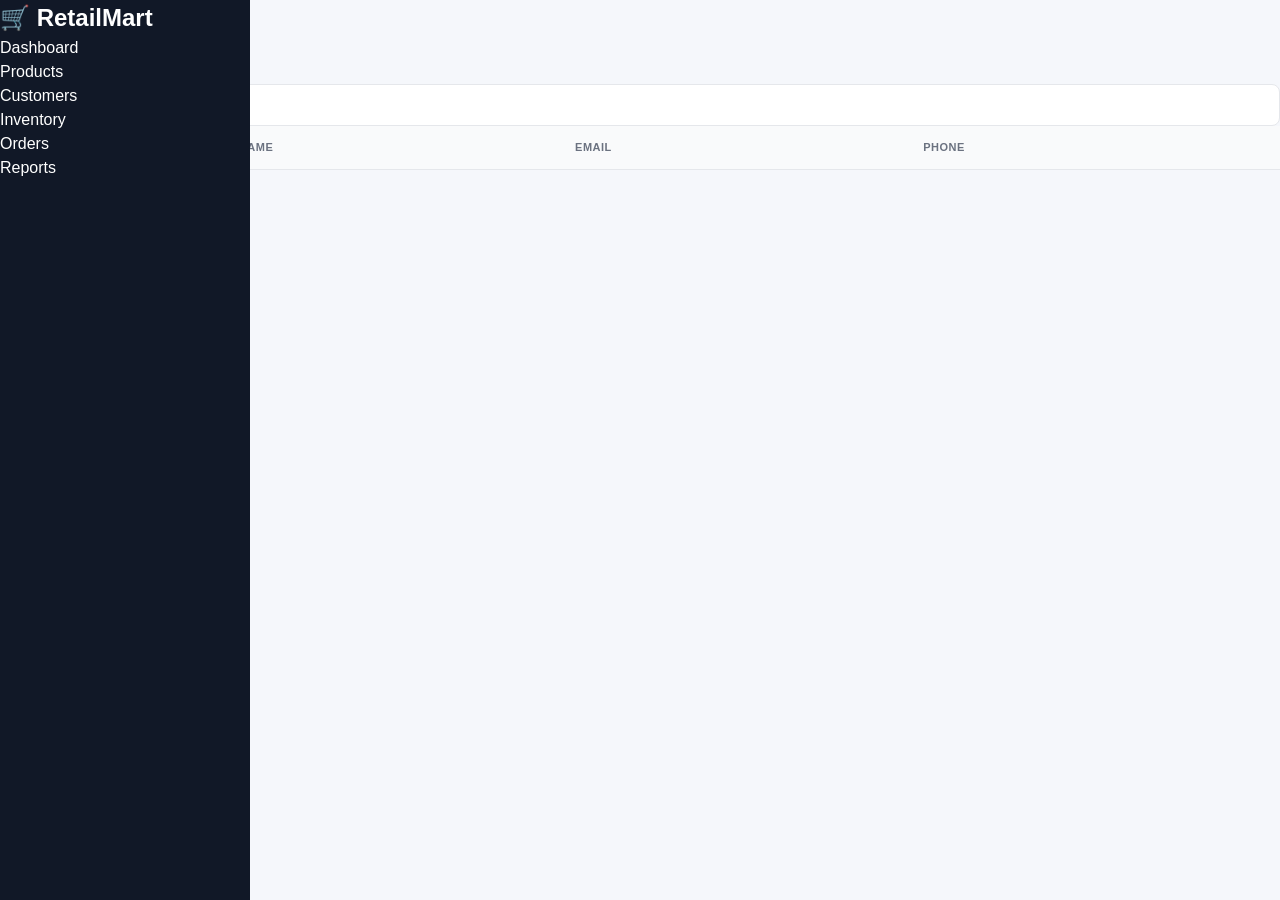
<file: frontend/customers.html>
<!DOCTYPE html>
<html lang="en">
<head>
    <meta charset="UTF-8">
    <meta name="viewport" content="width=device-width, initial-scale=1.0">
    <title>RetailMart - Customers</title>
    <link rel="stylesheet" href="css/style.css">
</head>

<body>

    <div class="layout">

        <aside class="sidebar">
            <h2>🛒 RetailMart</h2>

            <a href="index.html">Dashboard</a>
            <a href="products.html">Products</a>
            <a href="customers.html">Customers</a>
            <a href="inventory.html">Inventory</a>
            <a href="orders.html">Orders</a>
            <a href="reports.html">Reports</a>
        </aside>

        <main class="container">

            <h1>🛒 RetailMart</h1>
            <h2>Customers</h2>

            <input
                type="text"
                id="search"
                placeholder="🔍 Search customers..."
            >

            <table>
                <thead>
                    <tr>
                        <th>ID</th>
                        <th>Name</th>
                        <th>Email</th>
                        <th>Phone</th>
                    </tr>
                </thead>

                <tbody id="customerTable">
                </tbody>
            </table>

        </main>

    </div>

    <script src="js/customers.js"></script>

</body>
</html>
</file>
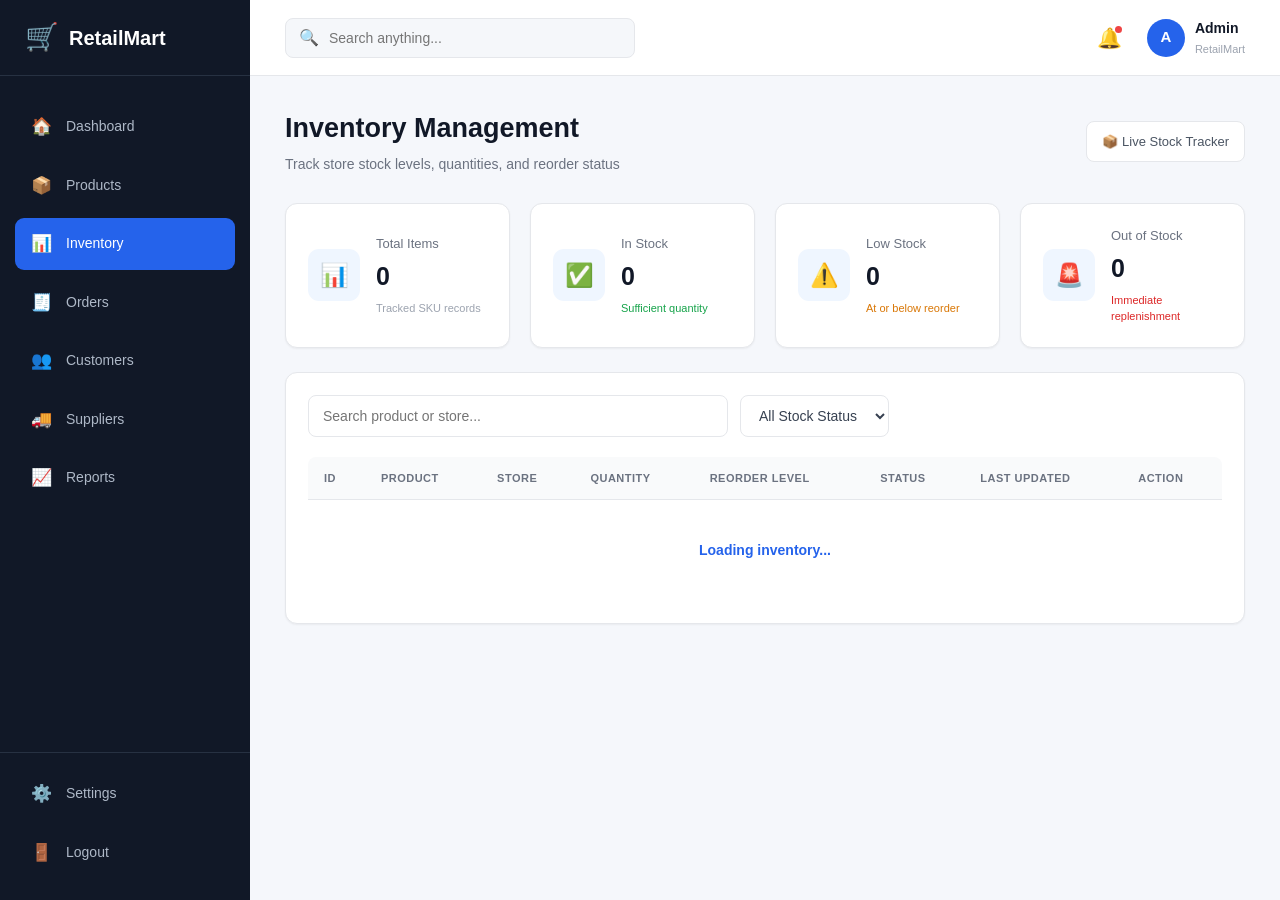
<file: frontend/inventory.html>
<!DOCTYPE html>
<html lang="en">
<head>
    <meta charset="UTF-8">
    <meta name="viewport" content="width=device-width, initial-scale=1.0">
    <title>RetailMart | Inventory</title>
    <link rel="stylesheet" href="css/style.css">
</head>
<body>

<div class="app">

    <!-- SIDEBAR -->
    <aside class="sidebar">

        <div class="logo">
            <span>🛒</span>
            <h2>RetailMart</h2>
        </div>

        <nav class="sidebar-nav">

            <a href="index.html" class="nav-item">
                <span>🏠</span>
                <span>Dashboard</span>
            </a>

            <a href="products.html" class="nav-item">
                <span>📦</span>
                <span>Products</span>
            </a>

            <a href="inventory.html" class="nav-item active">
                <span>📊</span>
                <span>Inventory</span>
            </a>

            <a href="orders.html" class="nav-item">
                <span>🧾</span>
                <span>Orders</span>
            </a>

            <a href="customers.html" class="nav-item">
                <span>👥</span>
                <span>Customers</span>
            </a>

            <a href="suppliers.html" class="nav-item">
                <span>🚚</span>
                <span>Suppliers</span>
            </a>

            <a href="reports.html" class="nav-item">
                <span>📈</span>
                <span>Reports</span>
            </a>

        </nav>

        <div class="sidebar-bottom">
            <a href="settings.html" class="nav-item">
                <span>⚙️</span>
                <span>Settings</span>
            </a>

            <a href="login.html" class="nav-item logout">
                <span>🚪</span>
                <span>Logout</span>
            </a>
        </div>

    </aside>


    <!-- MAIN -->
    <main class="main-content">

        <!-- TOP HEADER -->
        <header class="top-header">

            <div class="mobile-logo">
                🛒 RetailMart
            </div>

            <div class="header-search">
                <span>🔍</span>
                <input type="text" placeholder="Search anything...">
            </div>

            <div class="header-right">

                <button class="icon-btn" title="Notifications">
                    🔔
                    <span class="notification-dot"></span>
                </button>

                <div class="admin-profile">
                    <div class="admin-avatar">A</div>

                    <div>
                        <strong>Admin</strong>
                        <small>RetailMart</small>
                    </div>
                </div>

            </div>

        </header>


        <!-- INVENTORY CONTENT -->
        <section class="dashboard">

            <div class="page-heading">

                <div>
                    <h1>Inventory Management</h1>
                    <p>Track store stock levels, quantities, and reorder status</p>
                </div>

                <div class="date-box">
                    📦 Live Stock Tracker
                </div>

            </div>


            <!-- STAT CARDS -->
            <div class="stats-grid">

                <div class="stat-card">
                    <div class="stat-icon">📊</div>
                    <div class="stat-info">
                        <span class="stat-title">Total Items</span>
                        <h2 id="totalItems">0</h2>
                        <p>Tracked SKU records</p>
                    </div>
                </div>

                <div class="stat-card">
                    <div class="stat-icon">✅</div>
                    <div class="stat-info">
                        <span class="stat-title">In Stock</span>
                        <h2 id="inStock">0</h2>
                        <p class="positive">Sufficient quantity</p>
                    </div>
                </div>

                <div class="stat-card">
                    <div class="stat-icon">⚠️</div>
                    <div class="stat-info">
                        <span class="stat-title">Low Stock</span>
                        <h2 id="lowStock">0</h2>
                        <p style="color: #d97706;">At or below reorder</p>
                    </div>
                </div>

                <div class="stat-card">
                    <div class="stat-icon">🚨</div>
                    <div class="stat-info">
                        <span class="stat-title">Out of Stock</span>
                        <h2 id="outStock">0</h2>
                        <p style="color: #dc2626;">Immediate replenishment</p>
                    </div>
                </div>

            </div>


            <!-- TABLE CARD -->
            <div class="dashboard-card">

                <div class="toolbar">

                    <div class="filter-group">

                        <div class="search-container">
                            <input
                                type="text"
                                id="searchInput"
                                class="search-input"
                                placeholder="Search product or store..."
                            >
                        </div>

                        <select id="statusFilter">
                            <option value="ALL">All Stock Status</option>
                            <option value="IN STOCK">In Stock</option>
                            <option value="LOW STOCK">Low Stock</option>
                            <option value="OUT OF STOCK">Out of Stock</option>
                        </select>

                    </div>

                </div>

                <div id="message" class="message"></div>

                <div class="table-wrapper">

                    <table>

                        <thead>
                            <tr>
                                <th>ID</th>
                                <th>Product</th>
                                <th>Store</th>
                                <th>Quantity</th>
                                <th>Reorder Level</th>
                                <th>Status</th>
                                <th>Last Updated</th>
                                <th>Action</th>
                            </tr>
                        </thead>

                        <tbody id="inventoryTable">
                            <tr>
                                <td colspan="8" class="loading">Loading inventory...</td>
                            </tr>
                        </tbody>

                    </table>

                </div>

            </div>

        </section>

    </main>

</div>


<!-- UPDATE INVENTORY MODAL -->
<div id="inventoryModal" class="modal">

    <div class="modal-content">

        <div class="modal-header">
            <h2>Update Inventory</h2>
            <button class="close" onclick="closeModal()">&times;</button>
        </div>

        <form id="inventoryForm">

            <input type="hidden" id="inventoryId">

            <div class="form-group">
                <label for="productName">Product Name</label>
                <input type="text" id="productName" readonly>
            </div>

            <div class="form-group">
                <label for="storeName">Store Location</label>
                <input type="text" id="storeName" readonly>
            </div>

            <div class="form-row">

                <div class="form-group">
                    <label for="quantity">Current Quantity</label>
                    <input
                        type="number"
                        id="quantity"
                        min="0"
                        required
                    >
                </div>

                <div class="form-group">
                    <label for="reorderLevel">Reorder Level</label>
                    <input
                        type="number"
                        id="reorderLevel"
                        min="0"
                        required
                    >
                </div>

            </div>

            <div class="modal-actions">
                <button type="button" class="cancel-btn" onclick="closeModal()">Cancel</button>
                <button type="submit" class="save-btn">Update Inventory</button>
            </div>

        </form>

    </div>

</div>

<script src="js/inventory.js"></script>

</body>
</html>
</file>
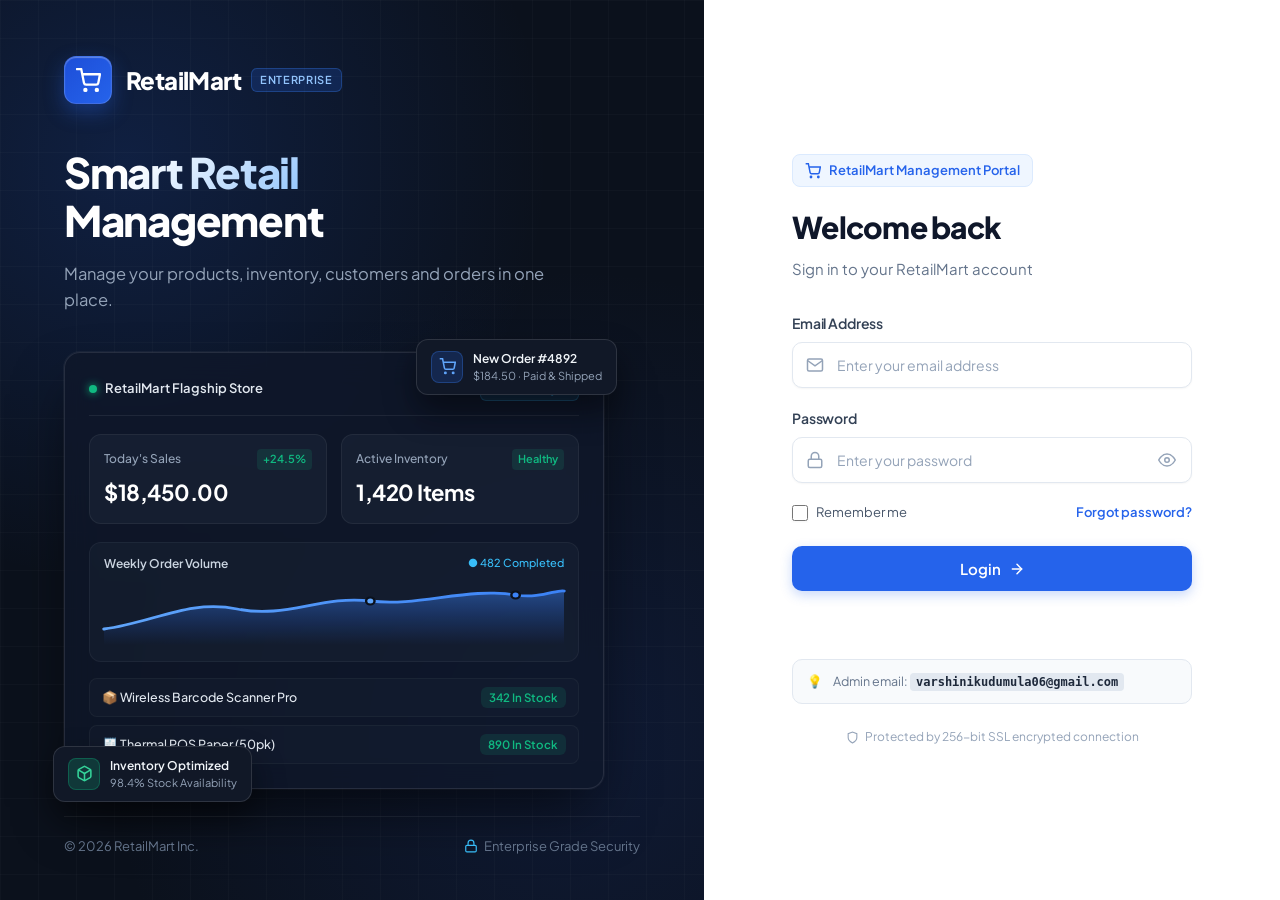
<file: frontend/login.html>
<!DOCTYPE html>
<html lang="en">

<head>
    <meta charset="UTF-8">
    <meta name="viewport" content="width=device-width, initial-scale=1.0">
    <title>RetailMart - Smart Retail Management | Admin Login</title>

    <!-- Google Fonts: Modern SaaS Typography -->
    <link rel="preconnect" href="https://fonts.googleapis.com">
    <link rel="preconnect" href="https://fonts.gstatic.com" crossorigin>
    <link href="https://fonts.googleapis.com/css2?family=Plus+Jakarta+Sans:wght@400;500;600;700;800&display=swap"
        rel="stylesheet">

    <link rel="stylesheet" href="css/style.css">

    <style>
        /* ================= RESET & DESIGN TOKENS ================= */
        *,
        *::before,
        *::after {
            box-sizing: border-box;
            margin: 0;
            padding: 0;
        }

        :root {
            --brand-navy: #0b111c;
            --brand-navy-card: rgba(17, 24, 39, 0.75);
            --brand-navy-border: rgba(255, 255, 255, 0.08);
            --brand-blue: #2563eb;
            --brand-blue-hover: #1d4ed8;
            --brand-blue-light: #eff6ff;
            --brand-blue-glow: rgba(37, 99, 235, 0.25);
            --text-dark: #0f172a;
            --text-muted: #64748b;
            --text-light: #94a3b8;
            --border-input: #e2e8f0;
            --border-input-focus: #2563eb;
            --bg-right: #ffffff;
            --radius-md: 10px;
            --radius-lg: 16px;
        }

        html,
        body {
            height: 100%;
            width: 100%;
            margin: 0;
            padding: 0;
            overflow-x: hidden;
            font-family: 'Plus Jakarta Sans', -apple-system, BlinkMacSystemFont, "Segoe UI", Roboto, sans-serif;
            background-color: var(--brand-navy);
            color: var(--text-dark);
            -webkit-font-smoothing: antialiased;
            -moz-osx-font-smoothing: grayscale;
        }

        /* Two-column Fullscreen Layout */
        .login-split-container {
            display: flex;
            width: 100vw;
            min-height: 100vh;
        }

        /* ================= LEFT COLUMN: BRANDING & PROMOTION (55%) ================= */
        .brand-panel {
            flex: 0 0 55%;
            width: 55%;
            background-color: var(--brand-navy);
            position: relative;
            display: flex;
            flex-direction: column;
            justify-content: space-between;
            padding: 56px 64px 44px 64px;
            color: #ffffff;
            overflow: hidden;
        }

        /* Ambient Glow & Technical Grid */
        .brand-panel::before {
            content: '';
            position: absolute;
            top: 0;
            left: 0;
            right: 0;
            bottom: 0;
            background:
                radial-gradient(circle at 18% 18%, rgba(37, 99, 235, 0.18) 0%, transparent 45%),
                radial-gradient(circle at 82% 82%, rgba(30, 58, 138, 0.22) 0%, transparent 50%);
            pointer-events: none;
            z-index: 1;
        }

        .brand-grid-pattern {
            position: absolute;
            top: 0;
            left: 0;
            right: 0;
            bottom: 0;
            background-image:
                linear-gradient(rgba(255, 255, 255, 0.03) 1px, transparent 1px),
                linear-gradient(90deg, rgba(255, 255, 255, 0.03) 1px, transparent 1px);
            background-size: 38px 38px;
            opacity: 0.7;
            pointer-events: none;
            z-index: 1;
        }

        .brand-header-group {
            position: relative;
            z-index: 2;
        }

        /* Logo Upper-Left */
        .brand-logo-badge {
            display: inline-flex;
            align-items: center;
            gap: 14px;
            text-decoration: none;
            margin-bottom: 44px;
        }

        .brand-logo-icon {
            width: 48px;
            height: 48px;
            background: linear-gradient(135deg, #1d4ed8 0%, #2563eb 100%);
            border-radius: 12px;
            display: flex;
            align-items: center;
            justify-content: center;
            color: #ffffff;
            box-shadow: 0 8px 20px rgba(37, 99, 235, 0.35), inset 0 1px 1px rgba(255, 255, 255, 0.3);
            border: 1px solid rgba(255, 255, 255, 0.15);
            flex-shrink: 0;
        }

        .brand-logo-icon svg {
            width: 25px;
            height: 25px;
        }

        .brand-name-group {
            display: flex;
            align-items: center;
            gap: 10px;
        }

        .brand-name {
            font-size: 24px;
            font-weight: 800;
            color: #ffffff;
            letter-spacing: -0.025em;
        }

        .brand-tag {
            font-size: 11px;
            font-weight: 600;
            letter-spacing: 0.06em;
            text-transform: uppercase;
            background: rgba(37, 99, 235, 0.2);
            color: #93c5fd;
            border: 1px solid rgba(59, 130, 246, 0.3);
            padding: 3px 8px;
            border-radius: 6px;
        }

        /* Hero Text */
        .brand-hero {
            max-width: 540px;
        }

        .brand-hero h1 {
            font-size: 42px;
            line-height: 1.15;
            font-weight: 800;
            color: #ffffff;
            letter-spacing: -0.03em;
            margin-bottom: 16px;
        }

        .brand-hero .heading-accent {
            background: linear-gradient(135deg, #ffffff 30%, #93c5fd 100%);
            -webkit-background-clip: text;
            -webkit-text-fill-color: transparent;
        }

        .brand-hero p {
            font-size: 16.5px;
            line-height: 1.6;
            color: #94a3b8;
            font-weight: 400;
            max-width: 480px;
        }

        /* Subtle Abstract Retail / E-commerce SaaS Visual */
        .brand-visual-wrapper {
            position: relative;
            z-index: 2;
            margin: 36px 0 24px 0;
            max-width: 540px;
        }

        .saas-card-preview {
            background: rgba(15, 23, 42, 0.75);
            backdrop-filter: blur(16px);
            -webkit-backdrop-filter: blur(16px);
            border: 1px solid rgba(255, 255, 255, 0.1);
            border-radius: var(--radius-lg);
            padding: 24px;
            box-shadow: 0 30px 60px -12px rgba(0, 0, 0, 0.6), 0 0 0 1px rgba(255, 255, 255, 0.05);
            position: relative;
        }

        /* Card Top Navigation */
        .preview-top-bar {
            display: flex;
            justify-content: space-between;
            align-items: center;
            border-bottom: 1px solid rgba(255, 255, 255, 0.07);
            padding-bottom: 14px;
            margin-bottom: 18px;
        }

        .store-indicator {
            display: flex;
            align-items: center;
            gap: 8px;
            font-size: 13px;
            font-weight: 600;
            color: #e2e8f0;
        }

        .status-dot {
            width: 8px;
            height: 8px;
            border-radius: 50%;
            background: #10b981;
            box-shadow: 0 0 8px #10b981;
        }

        .sync-badge {
            font-size: 11px;
            color: #38bdf8;
            background: rgba(56, 189, 248, 0.1);
            padding: 3px 8px;
            border-radius: 6px;
            border: 1px solid rgba(56, 189, 248, 0.2);
            font-weight: 500;
        }

        /* Metric Tiles */
        .metric-grid {
            display: grid;
            grid-template-columns: repeat(2, 1fr);
            gap: 14px;
            margin-bottom: 18px;
        }

        .metric-tile {
            background: rgba(30, 41, 59, 0.5);
            border: 1px solid rgba(255, 255, 255, 0.06);
            border-radius: 12px;
            padding: 14px;
        }

        .metric-tile-title {
            font-size: 12px;
            color: #94a3b8;
            font-weight: 500;
            margin-bottom: 6px;
            display: flex;
            justify-content: space-between;
            align-items: center;
        }

        .metric-tile-number {
            font-size: 22px;
            font-weight: 700;
            color: #ffffff;
            letter-spacing: -0.02em;
        }

        .metric-trend {
            font-size: 11px;
            font-weight: 600;
            color: #10b981;
            background: rgba(16, 185, 129, 0.12);
            padding: 2px 6px;
            border-radius: 4px;
        }

        /* Mini Sales Trend Curve (SVG) */
        .chart-box {
            background: rgba(30, 41, 59, 0.35);
            border: 1px solid rgba(255, 255, 255, 0.05);
            border-radius: 12px;
            padding: 12px 14px 10px;
            margin-bottom: 16px;
        }

        .chart-meta {
            display: flex;
            justify-content: space-between;
            align-items: center;
            margin-bottom: 8px;
        }

        .chart-label {
            font-size: 12px;
            font-weight: 600;
            color: #cbd5e1;
        }

        .chart-accent-label {
            font-size: 11px;
            color: #38bdf8;
            font-weight: 500;
        }

        .chart-svg {
            width: 100%;
            height: 64px;
            overflow: visible;
        }

        /* Inventory Preview Items */
        .inventory-list {
            display: flex;
            flex-direction: column;
            gap: 8px;
        }

        .inventory-row {
            display: flex;
            justify-content: space-between;
            align-items: center;
            padding: 8px 12px;
            background: rgba(30, 41, 59, 0.25);
            border-radius: 8px;
            border: 1px solid rgba(255, 255, 255, 0.04);
            font-size: 12.5px;
        }

        .inv-item-name {
            color: #e2e8f0;
            font-weight: 500;
            display: flex;
            align-items: center;
            gap: 8px;
        }

        .inv-item-qty {
            font-size: 11.5px;
            color: #10b981;
            font-weight: 600;
            background: rgba(16, 185, 129, 0.12);
            padding: 2px 8px;
            border-radius: 6px;
        }

        /* Floating Micro Badges */
        .floating-pill {
            position: absolute;
            background: #111827;
            border: 1px solid rgba(255, 255, 255, 0.12);
            border-radius: 12px;
            padding: 10px 14px;
            display: flex;
            align-items: center;
            gap: 10px;
            box-shadow: 0 16px 32px rgba(0, 0, 0, 0.45);
            z-index: 3;
            animation: floatGently 6s ease-in-out infinite alternate;
        }

        .pill-top-right {
            top: -14px;
            right: -14px;
        }

        .pill-bottom-left {
            bottom: -14px;
            left: -12px;
            animation-delay: -3s;
        }

        @keyframes floatGently {
            0% {
                transform: translateY(0px);
            }

            100% {
                transform: translateY(-8px);
            }
        }

        .pill-icon {
            width: 32px;
            height: 32px;
            border-radius: 8px;
            display: flex;
            align-items: center;
            justify-content: center;
            font-size: 15px;
        }

        .pill-blue {
            background: rgba(37, 99, 235, 0.2);
            color: #60a5fa;
            border: 1px solid rgba(59, 130, 246, 0.3);
        }

        .pill-emerald {
            background: rgba(16, 185, 129, 0.2);
            color: #34d399;
            border: 1px solid rgba(16, 185, 129, 0.3);
        }

        .pill-title {
            font-size: 12px;
            font-weight: 600;
            color: #f1f5f9;
        }

        .pill-sub {
            font-size: 11px;
            color: #94a3b8;
        }

        /* Brand Footer */
        .brand-footer {
            position: relative;
            z-index: 2;
            display: flex;
            align-items: center;
            justify-content: space-between;
            font-size: 13px;
            color: #64748b;
            padding-top: 20px;
            border-top: 1px solid rgba(255, 255, 255, 0.06);
        }

        .brand-footer-features {
            display: flex;
            gap: 20px;
        }

        .footer-feature-item {
            display: flex;
            align-items: center;
            gap: 6px;
        }

        .footer-feature-item svg {
            width: 14px;
            height: 14px;
            color: #38bdf8;
        }


        /* ================= RIGHT COLUMN: LOGIN FORM (45%) ================= */
        .form-panel {
            flex: 0 0 45%;
            width: 45%;
            background-color: var(--bg-right);
            display: flex;
            flex-direction: column;
            justify-content: center;
            align-items: center;
            padding: 48px 40px;
            position: relative;
        }

        .form-container-box {
            width: 100%;
            max-width: 400px;
        }

        /* Form Header */
        .form-header-group {
            margin-bottom: 32px;
        }

        /* Optional small brand icon above form */
        .form-brand-badge {
            display: inline-flex;
            align-items: center;
            gap: 8px;
            padding: 6px 12px;
            background: #eff6ff;
            border: 1px solid #dbeafe;
            border-radius: 8px;
            color: var(--brand-blue);
            font-size: 13px;
            font-weight: 600;
            margin-bottom: 18px;
        }

        .form-brand-badge svg {
            width: 16px;
            height: 16px;
        }

        .form-header-group h2 {
            font-size: 30px;
            font-weight: 800;
            color: var(--text-dark);
            letter-spacing: -0.025em;
            margin-bottom: 8px;
        }

        .form-header-group p {
            font-size: 15px;
            color: var(--text-muted);
            font-weight: 400;
            line-height: 1.5;
        }

        /* Login Form Styles */
        .login-form {
            display: flex;
            flex-direction: column;
        }

        .field-group {
            margin-bottom: 20px;
        }

        .field-group label {
            display: block;
            font-size: 14px;
            font-weight: 600;
            color: #334155;
            margin-bottom: 8px;
            letter-spacing: -0.01em;
        }

        .input-box {
            position: relative;
            display: flex;
            align-items: center;
        }

        .field-icon {
            position: absolute;
            left: 14px;
            width: 18px;
            height: 18px;
            color: #94a3b8;
            pointer-events: none;
            transition: color 0.2s ease;
        }

        .login-form input {
            width: 100%;
            padding: 13px 14px 13px 44px;
            font-size: 14px;
            font-family: inherit;
            color: var(--text-dark);
            background-color: #ffffff;
            border: 1px solid var(--border-input);
            border-radius: var(--radius-md);
            outline: none;
            transition: border-color 0.2s ease, box-shadow 0.2s ease, background-color 0.2s ease;
            box-shadow: 0 1px 2px rgba(0, 0, 0, 0.04);
        }

        .login-form input::placeholder {
            color: #94a3b8;
            font-weight: 400;
        }

        .login-form input:hover {
            border-color: #cbd5e1;
        }

        .login-form input:focus {
            border-color: var(--border-input-focus);
            box-shadow: 0 0 0 4px rgba(37, 99, 235, 0.12);
            background-color: #ffffff;
        }

        .input-box:focus-within .field-icon {
            color: var(--brand-blue);
        }

        /* Password Toggle */
        .pwd-toggle-btn {
            position: absolute;
            right: 12px;
            background: none;
            border: none;
            cursor: pointer;
            padding: 4px;
            display: flex;
            align-items: center;
            justify-content: center;
            color: #94a3b8;
            transition: color 0.2s ease;
        }

        .pwd-toggle-btn:hover {
            color: #475569;
        }

        .pwd-toggle-btn svg {
            width: 18px;
            height: 18px;
        }

        /* Auxiliary Form Options */
        .form-aux-row {
            display: flex;
            align-items: center;
            justify-content: space-between;
            margin-bottom: 24px;
            font-size: 13px;
        }

        .remember-checkbox-label {
            display: flex;
            align-items: center;
            gap: 8px;
            color: #475569;
            cursor: pointer;
            user-select: none;
        }

        .remember-checkbox-label input[type="checkbox"] {
            width: 16px;
            height: 16px;
            border-radius: 4px;
            border: 1.5px solid #cbd5e1;
            accent-color: var(--brand-blue);
            cursor: pointer;
        }

        .aux-link {
            color: var(--brand-blue);
            font-weight: 600;
            text-decoration: none;
            transition: color 0.2s;
        }

        .aux-link:hover {
            color: var(--brand-blue-hover);
            text-decoration: underline;
        }

        /* Blue Primary Login Button */
        .login-submit-btn {
            width: 100%;
            padding: 13px 20px;
            background-color: var(--brand-blue);
            color: #ffffff;
            font-size: 15px;
            font-weight: 600;
            font-family: inherit;
            border: none;
            border-radius: var(--radius-md);
            cursor: pointer;
            box-shadow: 0 4px 12px rgba(37, 99, 235, 0.25);
            transition: background-color 0.2s ease, transform 0.15s ease, box-shadow 0.2s ease;
            display: flex;
            align-items: center;
            justify-content: center;
            gap: 8px;
        }

        .login-submit-btn:hover {
            background-color: var(--brand-blue-hover);
            box-shadow: 0 6px 18px rgba(37, 99, 235, 0.35);
            transform: translateY(-1px);
        }

        .login-submit-btn:active {
            transform: translateY(0px);
            box-shadow: 0 2px 8px rgba(37, 99, 235, 0.2);
        }

        /* Target element for login.js */
        #loginMessage {
            margin-top: 18px;
            text-align: center;
            font-size: 14px;
            font-weight: 600;
            min-height: 22px;
            padding: 8px 12px;
            border-radius: 8px;
            transition: all 0.2s ease;
        }

        /* Enterprise credential helper */
        .credentials-hint-box {
            margin-top: 28px;
            padding: 12px 14px;
            background: #f8fafc;
            border: 1px solid #e2e8f0;
            border-radius: var(--radius-md);
            font-size: 12.5px;
            color: #64748b;
            display: flex;
            align-items: center;
            gap: 10px;
        }

        .credentials-hint-box code {
            background: #e2e8f0;
            color: #1e293b;
            padding: 2px 6px;
            border-radius: 4px;
            font-family: ui-monospace, SFMono-Regular, Menlo, Monaco, Consolas, monospace;
            font-size: 12px;
            font-weight: 600;
        }

        .security-guarantee {
            margin-top: 24px;
            text-align: center;
            font-size: 12px;
            color: #94a3b8;
            display: flex;
            align-items: center;
            justify-content: center;
            gap: 6px;
        }

        /* ================= RESPONSIVE BEHAVIOR ================= */
        @media (max-width: 1100px) {
            .brand-panel {
                padding: 44px 40px;
            }

            .brand-hero h1 {
                font-size: 36px;
            }

            .form-panel {
                padding: 40px 32px;
            }
        }

        @media (max-width: 920px) {
            .login-split-container {
                flex-direction: column;
            }

            .brand-panel {
                flex: none;
                width: 100%;
                padding: 44px 32px 36px 32px;
                min-height: auto;
            }

            .brand-logo-badge {
                margin-bottom: 28px;
            }

            .brand-visual-wrapper {
                display: none;
                /* Condense on tablet/mobile for instant form visibility */
            }

            .brand-footer {
                display: none;
            }

            .brand-hero h1 {
                font-size: 30px;
                margin-bottom: 12px;
            }

            .brand-hero p {
                font-size: 15px;
            }

            .form-panel {
                flex: none;
                width: 100%;
                min-height: auto;
                padding: 44px 24px 60px 24px;
            }
        }

        @media (max-width: 480px) {
            .brand-panel {
                padding: 32px 20px 28px 20px;
            }

            .brand-hero h1 {
                font-size: 26px;
            }

            .form-panel {
                padding: 32px 20px 48px 20px;
            }

            .form-header-group h2 {
                font-size: 24px;
            }

            .form-header-group {
                margin-bottom: 24px;
            }
        }
    </style>
</head>

<body>

    <div class="login-split-container">

        <!-- ================= LEFT COLUMN: PROMOTIONAL / BRANDING (55%) ================= -->
        <section class="brand-panel">
            <div class="brand-grid-pattern"></div>

            <div class="brand-header-group">
                <!-- Large Shopping-Cart Logo Upper-Left -->
                <div class="brand-logo-badge">
                    <div class="brand-logo-icon">
                        <svg viewBox="0 0 24 24" fill="none" stroke="currentColor" stroke-width="2.2"
                            stroke-linecap="round" stroke-linejoin="round">
                            <circle cx="9" cy="21" r="1"></circle>
                            <circle cx="20" cy="21" r="1"></circle>
                            <path d="M1 1h4l2.68 13.39a2 2 0 0 0 2 1.61h9.72a2 2 0 0 0 2-1.61L23 6H6"></path>
                        </svg>
                    </div>
                    <div class="brand-name-group">
                        <span class="brand-name">RetailMart</span>
                        <span class="brand-tag">Enterprise</span>
                    </div>
                </div>

                <!-- Hero Headings -->
                <div class="brand-hero">
                    <h1><span class="heading-accent">Smart Retail</span><br>Management</h1>
                    <p>Manage your products, inventory, customers and orders in one place.</p>
                </div>
            </div>

            <!-- Abstract Retail / E-Commerce Visual -->
            <div class="brand-visual-wrapper">
                <div class="saas-card-preview">

                    <!-- Floating Micro Badge 1 (Top-Right) -->
                    <div class="floating-pill pill-top-right">
                        <div class="pill-icon pill-blue">
                            <svg width="17" height="17" viewBox="0 0 24 24" fill="none" stroke="currentColor"
                                stroke-width="2.2">
                                <circle cx="9" cy="21" r="1"></circle>
                                <circle cx="20" cy="21" r="1"></circle>
                                <path d="M1 1h4l2.68 13.39a2 2 0 0 0 2 1.61h9.72a2 2 0 0 0 2-1.61L23 6H6"></path>
                            </svg>
                        </div>
                        <div>
                            <div class="pill-title">New Order #4892</div>
                            <div class="pill-sub">$184.50 · Paid & Shipped</div>
                        </div>
                    </div>

                    <!-- Floating Micro Badge 2 (Bottom-Left) -->
                    <div class="floating-pill pill-bottom-left">
                        <div class="pill-icon pill-emerald">
                            <svg width="17" height="17" viewBox="0 0 24 24" fill="none" stroke="currentColor"
                                stroke-width="2.2">
                                <path
                                    d="M21 16V8a2 2 0 0 0-1-1.73l-7-4a2 2 0 0 0-2 0l-7 4A2 2 0 0 0 3 8v8a2 2 0 0 0 1 1.73l7 4a2 2 0 0 0 2 0l7-4A2 2 0 0 0 21 16z">
                                </path>
                                <polyline points="3.27 6.96 12 12.01 20.73 6.96"></polyline>
                                <line x1="12" y1="22.08" x2="12" y2="12"></line>
                            </svg>
                        </div>
                        <div>
                            <div class="pill-title">Inventory Optimized</div>
                            <div class="pill-sub">98.4% Stock Availability</div>
                        </div>
                    </div>

                    <!-- Top Status Bar -->
                    <div class="preview-top-bar">
                        <div class="store-indicator">
                            <span class="status-dot"></span>
                            <span>RetailMart Flagship Store</span>
                        </div>
                        <span class="sync-badge">Real-time Sync</span>
                    </div>

                    <!-- Metric Tiles -->
                    <div class="metric-grid">
                        <div class="metric-tile">
                            <div class="metric-tile-title">
                                <span>Today's Sales</span>
                                <span class="metric-trend">+24.5%</span>
                            </div>
                            <div class="metric-tile-number">$18,450.00</div>
                        </div>
                        <div class="metric-tile">
                            <div class="metric-tile-title">
                                <span>Active Inventory</span>
                                <span class="metric-trend">Healthy</span>
                            </div>
                            <div class="metric-tile-number">1,420 Items</div>
                        </div>
                    </div>

                    <!-- Vector Sales Graph -->
                    <div class="chart-box">
                        <div class="chart-meta">
                            <span class="chart-label">Weekly Order Volume</span>
                            <span class="chart-accent-label">● 482 Completed</span>
                        </div>
                        <svg class="chart-svg" viewBox="0 0 380 64" preserveAspectRatio="none">
                            <defs>
                                <linearGradient id="retailGlow" x1="0" y1="0" x2="0" y2="1">
                                    <stop offset="0%" stop-color="#3b82f6" stop-opacity="0.45" />
                                    <stop offset="100%" stop-color="#2563eb" stop-opacity="0.0" />
                                </linearGradient>
                                <linearGradient id="retailLine" x1="0" y1="0" x2="1" y2="0">
                                    <stop offset="0%" stop-color="#60a5fa" />
                                    <stop offset="100%" stop-color="#3b82f6" />
                                </linearGradient>
                            </defs>
                            <path
                                d="M0,48 C40,42 70,18 110,28 C150,38 180,14 220,20 C260,26 300,6 340,14 C360,18 375,8 380,10 L380,64 L0,64 Z"
                                fill="url(#retailGlow)" />
                            <path
                                d="M0,48 C40,42 70,18 110,28 C150,38 180,14 220,20 C260,26 300,6 340,14 C360,18 375,8 380,10"
                                fill="none" stroke="url(#retailLine)" stroke-width="2.8" stroke-linecap="round" />
                            <circle cx="220" cy="20" r="3.5" fill="#60a5fa" stroke="#0b111c" stroke-width="2" />
                            <circle cx="340" cy="14" r="3.5" fill="#3b82f6" stroke="#0b111c" stroke-width="2" />
                        </svg>
                    </div>

                    <!-- Inventory Live List -->
                    <div class="inventory-list">
                        <div class="inventory-row">
                            <span class="inv-item-name">📦 Wireless Barcode Scanner Pro</span>
                            <span class="inv-item-qty">342 In Stock</span>
                        </div>
                        <div class="inventory-row">
                            <span class="inv-item-name">🧾 Thermal POS Paper (50pk)</span>
                            <span class="inv-item-qty">890 In Stock</span>
                        </div>
                    </div>

                </div>
            </div>

            <!-- Left Column Footer -->
            <div class="brand-footer">
                <span>&copy; 2026 RetailMart Inc.</span>
                <div class="brand-footer-features">
                    <div class="footer-feature-item">
                        <svg viewBox="0 0 24 24" fill="none" stroke="currentColor" stroke-width="2">
                            <rect x="3" y="11" width="18" height="11" rx="2" ry="2"></rect>
                            <path d="M7 11V7a5 5 0 0 1 10 0v4"></path>
                        </svg>
                        <span>Enterprise Grade Security</span>
                    </div>
                </div>
            </div>
        </section>


        <!-- ================= RIGHT COLUMN: LOGIN FORM (45%) ================= -->
        <main class="form-panel">
            <div class="form-container-box">

                <!-- Header -->
                <div class="form-header-group">
                    <div class="form-brand-badge">
                        <svg viewBox="0 0 24 24" fill="none" stroke="currentColor" stroke-width="2.2">
                            <circle cx="9" cy="21" r="1"></circle>
                            <circle cx="20" cy="21" r="1"></circle>
                            <path d="M1 1h4l2.68 13.39a2 2 0 0 0 2 1.61h9.72a2 2 0 0 0 2-1.61L23 6H6"></path>
                        </svg>
                        <span>RetailMart Management Portal</span>
                    </div>
                    <h2>Welcome back</h2>
                    <p>Sign in to your RetailMart account</p>
                </div>

                <!-- FORM: Preserving id="loginForm" and input IDs for login.js -->
                <form id="loginForm" class="login-form">

                    <!-- Email Field -->
                    <div class="field-group">
                        <label for="username">Email Address</label>
                        <div class="input-box">
                            <svg class="field-icon" viewBox="0 0 24 24" fill="none" stroke="currentColor"
                                stroke-width="2">
                                <path d="M4 4h16c1.1 0 2 .9 2 2v12c0 1.1-.9 2-2 2H4c-1.1 0-2-.9-2-2V6c0-1.1.9-2 2-2z">
                                </path>
                                <polyline points="22,6 12,13 2,6"></polyline>
                            </svg>
                            <input type="email" id="username" name="username" placeholder="Enter your email address"
                                autocomplete="username" required>
                        </div>
                    </div>

                    <!-- Password Field -->
                    <div class="field-group">
                        <label for="password">Password</label>
                        <div class="input-box">
                            <svg class="field-icon" viewBox="0 0 24 24" fill="none" stroke="currentColor"
                                stroke-width="2">
                                <rect x="3" y="11" width="18" height="11" rx="2" ry="2"></rect>
                                <path d="M7 11V7a5 5 0 0 1 10 0v4"></path>
                            </svg>
                            <input type="password" id="password" name="password" placeholder="Enter your password"
                                autocomplete="current-password" required>
                            <button type="button" class="pwd-toggle-btn" id="togglePasswordBtn"
                                aria-label="Toggle password visibility" tabindex="-1">
                                <svg id="eyeIcon" viewBox="0 0 24 24" fill="none" stroke="currentColor"
                                    stroke-width="2">
                                    <path d="M1 12s4-8 11-8 11 8 11 8-4 8-11 8-11-8-11-8z"></path>
                                    <circle cx="12" cy="12" r="3"></circle>
                                </svg>
                            </button>
                        </div>
                    </div>

                    <!-- Auxiliary row -->
                    <div class="form-aux-row">
                        <label class="remember-checkbox-label">
                            <input type="checkbox" id="rememberMe">
                            <span>Remember me</span>
                        </label>
                        <a href="javascript:void(0)" class="aux-link">Forgot password?</a>
                    </div>

                    <!-- Submit Button -->
                    <button type="submit" class="login-submit-btn" id="loginBtn">
                        <span>Login</span>
                        <svg width="16" height="16" viewBox="0 0 24 24" fill="none" stroke="currentColor"
                            stroke-width="2.2" stroke-linecap="round" stroke-linejoin="round">
                            <line x1="5" y1="12" x2="19" y2="12"></line>
                            <polyline points="12 5 19 12 12 19"></polyline>
                        </svg>
                    </button>

                </form>

                <!-- Feedback Message Container for login.js -->
                <div id="loginMessage" role="alert"></div>

                <!-- Credentials helper for convenience -->
                <div class="credentials-hint-box">
                    <span>💡</span>
                    <span>Admin email: <code>varshinikudumula06@gmail.com</code></span>
                </div>

                <!-- Security guarantee footer -->
                <div class="security-guarantee">
                    <svg width="13" height="13" viewBox="0 0 24 24" fill="none" stroke="currentColor" stroke-width="2">
                        <path d="M12 22s8-4 8-10V5l-8-3-8 3v7c0 6 8 10 8 10z"></path>
                    </svg>
                    <span>Protected by 256-bit SSL encrypted connection</span>
                </div>

            </div>
        </main>

    </div>

    <!-- Password visibility toggle script -->
    <script>
        const togglePwdBtn = document.getElementById("togglePasswordBtn");
        const pwdField = document.getElementById("password");
        const eyeIcon = document.getElementById("eyeIcon");

        if (togglePwdBtn && pwdField && eyeIcon) {
            togglePwdBtn.addEventListener("click", function () {
                const isPassword = pwdField.getAttribute("type") === "password";
                pwdField.setAttribute("type", isPassword ? "text" : "password");

                if (isPassword) {
                    eyeIcon.innerHTML = `
                        <path d="M17.94 17.94A10.07 10.07 0 0 1 12 20c-7 0-11-8-11-8a18.45 18.45 0 0 1 5.06-5.94M9.9 4.24A9.12 9.12 0 0 1 12 4c7 0 11 8 11 8a18.5 18.5 0 0 1-2.16 3.19m-6.72-1.07a3 3 0 1 1-4.24-4.24"></path>
                        <line x1="1" y1="1" x2="23" y2="23"></line>
                    `;
                } else {
                    eyeIcon.innerHTML = `
                        <path d="M1 12s4-8 11-8 11 8 11 8-4 8-11 8-11-8-11-8z"></path>
                        <circle cx="12" cy="12" r="3"></circle>
                    `;
                }
            });
        }
    </script>

    <!-- Existing login authentication logic -->
    <script src="js/login.js"></script>

</body>

</html>
</file>
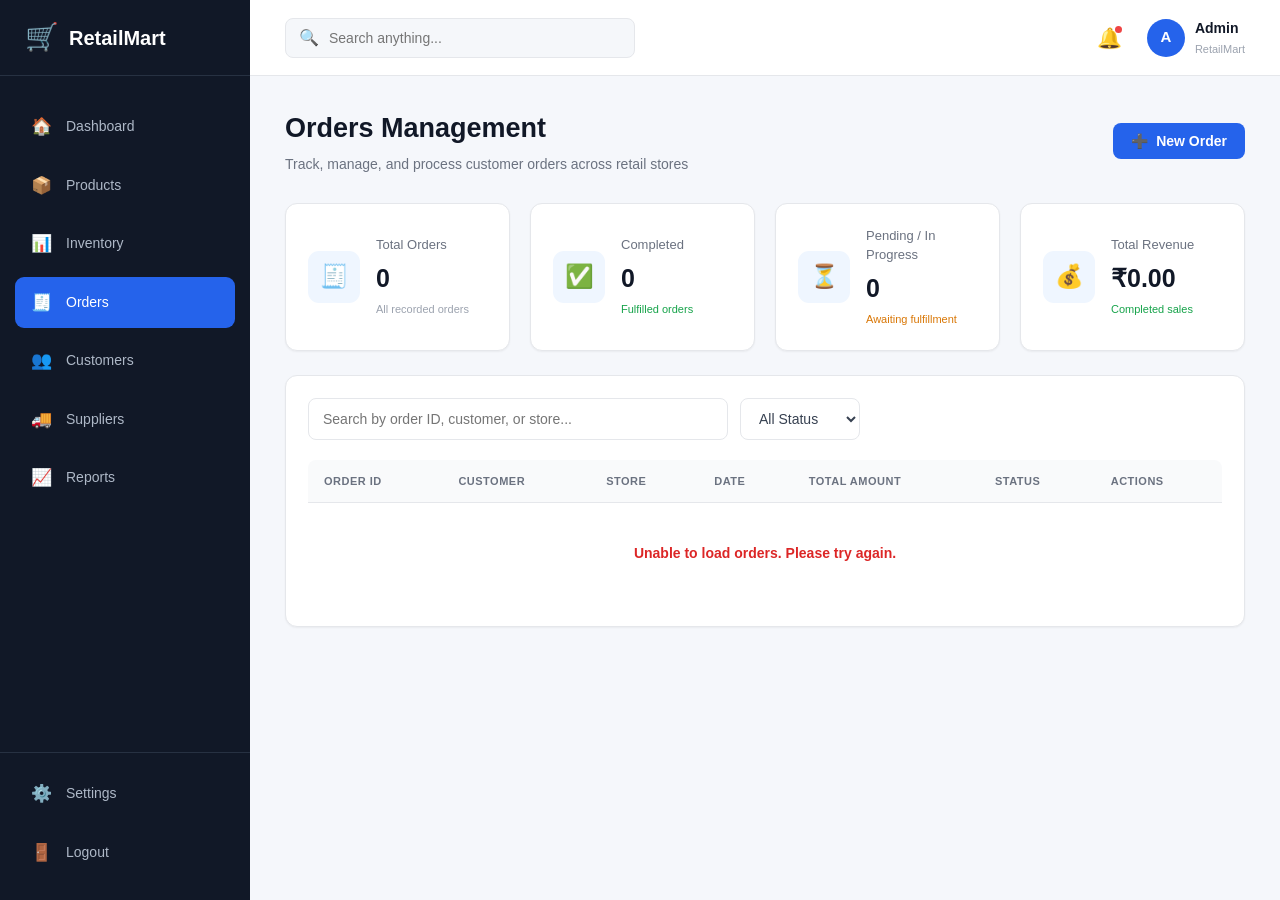
<file: frontend/orders.html>
<!DOCTYPE html>
<html lang="en">
<head>
    <meta charset="UTF-8">
    <meta name="viewport" content="width=device-width, initial-scale=1.0">
    <title>RetailMart | Orders</title>
    <link rel="stylesheet" href="css/style.css">
</head>
<body>

<div class="app">

    <!-- SIDEBAR -->
    <aside class="sidebar">

        <div class="logo">
            <span>🛒</span>
            <h2>RetailMart</h2>
        </div>

        <nav class="sidebar-nav">

            <a href="index.html" class="nav-item">
                <span>🏠</span>
                <span>Dashboard</span>
            </a>

            <a href="products.html" class="nav-item">
                <span>📦</span>
                <span>Products</span>
            </a>

            <a href="inventory.html" class="nav-item">
                <span>📊</span>
                <span>Inventory</span>
            </a>

            <a href="orders.html" class="nav-item active">
                <span>🧾</span>
                <span>Orders</span>
            </a>

            <a href="customers.html" class="nav-item">
                <span>👥</span>
                <span>Customers</span>
            </a>

            <a href="suppliers.html" class="nav-item">
                <span>🚚</span>
                <span>Suppliers</span>
            </a>

            <a href="reports.html" class="nav-item">
                <span>📈</span>
                <span>Reports</span>
            </a>

        </nav>

        <div class="sidebar-bottom">
            <a href="settings.html" class="nav-item">
                <span>⚙️</span>
                <span>Settings</span>
            </a>

            <a href="login.html" class="nav-item logout">
                <span>🚪</span>
                <span>Logout</span>
            </a>
        </div>

    </aside>


    <!-- MAIN -->
    <main class="main-content">

        <!-- TOP HEADER -->
        <header class="top-header">

            <div class="mobile-logo">
                🛒 RetailMart
            </div>

            <div class="header-search">
                <span>🔍</span>
                <input type="text" placeholder="Search anything...">
            </div>

            <div class="header-right">

                <button class="icon-btn" title="Notifications">
                    🔔
                    <span class="notification-dot"></span>
                </button>

                <div class="admin-profile">
                    <div class="admin-avatar">A</div>

                    <div>
                        <strong>Admin</strong>
                        <small>RetailMart</small>
                    </div>
                </div>

            </div>

        </header>


        <!-- ORDERS CONTENT -->
        <section class="dashboard">

            <div class="page-heading">

                <div>
                    <h1>Orders Management</h1>
                    <p>Track, manage, and process customer orders across retail stores</p>
                </div>

                <div class="header-actions">
                    <button class="primary-btn" onclick="openAddOrderModal()">
                        <span>➕</span> New Order
                    </button>
                </div>

            </div>


            <!-- STAT CARDS -->
            <div class="stats-grid">

                <div class="stat-card">
                    <div class="stat-icon">🧾</div>
                    <div class="stat-info">
                        <span class="stat-title">Total Orders</span>
                        <h2 id="totalOrders">0</h2>
                        <p>All recorded orders</p>
                    </div>
                </div>

                <div class="stat-card">
                    <div class="stat-icon">✅</div>
                    <div class="stat-info">
                        <span class="stat-title">Completed</span>
                        <h2 id="completedOrders">0</h2>
                        <p class="positive">Fulfilled orders</p>
                    </div>
                </div>

                <div class="stat-card">
                    <div class="stat-icon">⏳</div>
                    <div class="stat-info">
                        <span class="stat-title">Pending / In Progress</span>
                        <h2 id="pendingOrders">0</h2>
                        <p style="color: #d97706;">Awaiting fulfillment</p>
                    </div>
                </div>

                <div class="stat-card">
                    <div class="stat-icon">💰</div>
                    <div class="stat-info">
                        <span class="stat-title">Total Revenue</span>
                        <h2 id="totalSales">₹0.00</h2>
                        <p class="positive">Completed sales</p>
                    </div>
                </div>

            </div>


            <!-- TABLE CARD -->
            <div class="dashboard-card">

                <div class="toolbar">

                    <div class="filter-group">

                        <div class="search-container">
                            <input
                                type="text"
                                id="searchInput"
                                class="search-input"
                                placeholder="Search by order ID, customer, or store..."
                            >
                        </div>

                        <select id="statusFilter">
                            <option value="ALL">All Status</option>
                            <option value="Completed">Completed</option>
                            <option value="Pending">Pending</option>
                            <option value="Processing">Processing</option>
                            <option value="Cancelled">Cancelled</option>
                        </select>

                    </div>

                </div>

                <div id="message" class="message"></div>

                <div class="table-wrapper">

                    <table>

                        <thead>
                            <tr>
                                <th>Order ID</th>
                                <th>Customer</th>
                                <th>Store</th>
                                <th>Date</th>
                                <th>Total Amount</th>
                                <th>Status</th>
                                <th>Actions</th>
                            </tr>
                        </thead>

                        <tbody id="ordersTable">
                            <tr>
                                <td colspan="7" class="loading">Loading orders...</td>
                            </tr>
                        </tbody>

                    </table>

                </div>

            </div>

        </section>

    </main>

</div>


<!-- CREATE ORDER MODAL -->
<div id="orderModal" class="modal">

    <div class="modal-content" style="max-width: 650px;">

        <div class="modal-header">
            <h2>Create New Order</h2>
            <button class="close" onclick="closeOrderModal()">&times;</button>
        </div>

        <form id="orderForm">

            <div class="form-row">

                <div class="form-group">
                    <label for="customerId">Customer *</label>
                    <select id="customerId" required>
                        <option value="">Select Customer</option>
                    </select>
                </div>

                <div class="form-group">
                    <label for="storeId">Store Location *</label>
                    <select id="storeId" required>
                        <option value="">Select Store</option>
                    </select>
                </div>

            </div>

            <div class="form-group">
                <label for="orderStatus">Initial Status</label>
                <select id="orderStatus">
                    <option value="Completed">Completed</option>
                    <option value="Pending">Pending</option>
                    <option value="Processing">Processing</option>
                </select>
            </div>

            <div style="margin: 20px 0 10px; display: flex; justify-content: space-between; align-items: center;">
                <h3 style="font-size: 15px; font-weight: 700; color: #111827;">Order Items</h3>
                <button type="button" class="secondary-btn" style="padding: 6px 12px; font-size: 13px;" onclick="addProductRow()">
                    + Add Product
                </button>
            </div>

            <div id="orderItems"></div>

            <div style="margin-top: 15px; padding: 12px; background: #f9fafb; border-radius: 8px; text-align: right;">
                <span style="font-size: 14px; color: #6b7280; margin-right: 8px;">Calculated Total:</span>
                <strong id="orderTotal" style="font-size: 18px; color: #2563eb;">₹0.00</strong>
            </div>

            <div class="modal-actions">
                <button type="button" class="cancel-btn" onclick="closeOrderModal()">Cancel</button>
                <button type="submit" class="save-btn">Place Order</button>
            </div>

        </form>

    </div>

</div>


<!-- VIEW ORDER MODAL -->
<div id="detailsModal" class="modal">

    <div class="modal-content" style="max-width: 650px;">

        <div class="modal-header">
            <h2>Order Details</h2>
            <button class="close" onclick="closeDetailsModal()">&times;</button>
        </div>

        <div id="orderDetails">
            <p class="loading">Loading order details...</p>
        </div>

        <div class="modal-actions">
            <button type="button" class="secondary-btn" onclick="closeDetailsModal()">Close</button>
        </div>

    </div>

</div>

<script src="js/orders.js"></script>

</body>
</html>
</file>
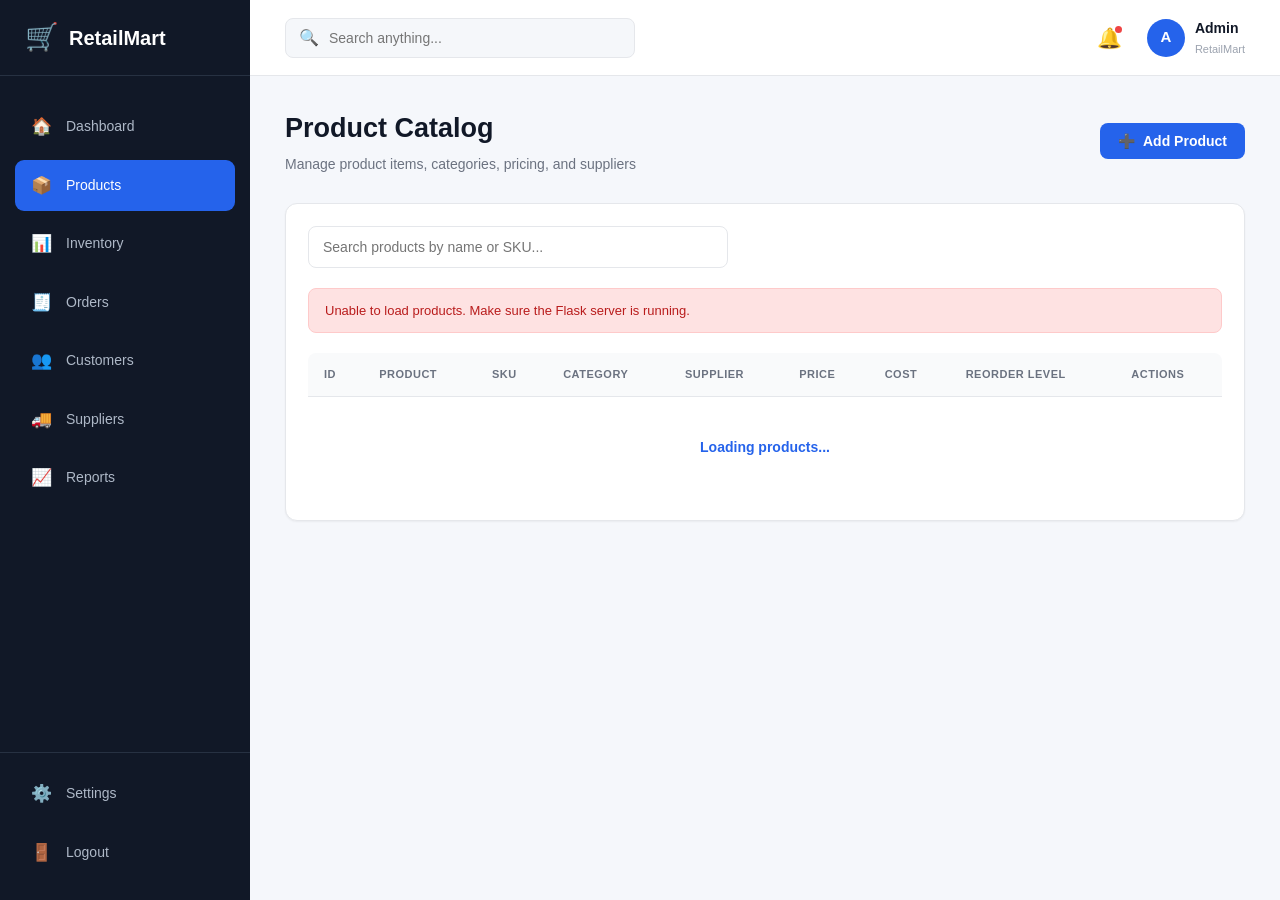
<file: frontend/products.html>
<!DOCTYPE html>
<html lang="en">
<head>
    <meta charset="UTF-8">
    <meta name="viewport" content="width=device-width, initial-scale=1.0">
    <title>RetailMart | Products</title>
    <link rel="stylesheet" href="css/style.css">
</head>
<body>

<div class="app">

    <!-- SIDEBAR -->
    <aside class="sidebar">

        <div class="logo">
            <span>🛒</span>
            <h2>RetailMart</h2>
        </div>

        <nav class="sidebar-nav">

            <a href="index.html" class="nav-item">
                <span>🏠</span>
                <span>Dashboard</span>
            </a>

            <a href="products.html" class="nav-item active">
                <span>📦</span>
                <span>Products</span>
            </a>

            <a href="inventory.html" class="nav-item">
                <span>📊</span>
                <span>Inventory</span>
            </a>

            <a href="orders.html" class="nav-item">
                <span>🧾</span>
                <span>Orders</span>
            </a>

            <a href="customers.html" class="nav-item">
                <span>👥</span>
                <span>Customers</span>
            </a>

            <a href="suppliers.html" class="nav-item">
                <span>🚚</span>
                <span>Suppliers</span>
            </a>

            <a href="reports.html" class="nav-item">
                <span>📈</span>
                <span>Reports</span>
            </a>

        </nav>

        <div class="sidebar-bottom">
            <a href="settings.html" class="nav-item">
                <span>⚙️</span>
                <span>Settings</span>
            </a>

            <a href="login.html" class="nav-item logout">
                <span>🚪</span>
                <span>Logout</span>
            </a>
        </div>

    </aside>


    <!-- MAIN -->
    <main class="main-content">

        <!-- TOP HEADER -->
        <header class="top-header">

            <div class="mobile-logo">
                🛒 RetailMart
            </div>

            <div class="header-search">
                <span>🔍</span>
                <input type="text" placeholder="Search anything...">
            </div>

            <div class="header-right">

                <button class="icon-btn" title="Notifications">
                    🔔
                    <span class="notification-dot"></span>
                </button>

                <div class="admin-profile">
                    <div class="admin-avatar">A</div>

                    <div>
                        <strong>Admin</strong>
                        <small>RetailMart</small>
                    </div>
                </div>

            </div>

        </header>


        <!-- PRODUCTS CONTENT -->
        <section class="dashboard">

            <div class="page-heading">

                <div>
                    <h1>Product Catalog</h1>
                    <p>Manage product items, categories, pricing, and suppliers</p>
                </div>

                <div class="header-actions">
                    <button class="primary-btn" onclick="openAddModal()">
                        <span>➕</span> Add Product
                    </button>
                </div>

            </div>


            <!-- TABLE CARD -->
            <div class="dashboard-card">

                <div class="toolbar">

                    <div class="search-container">
                        <input
                            type="text"
                            id="search"
                            class="search-input"
                            placeholder="Search products by name or SKU..."
                        >
                    </div>

                </div>

                <div id="message" class="message"></div>

                <div class="table-wrapper">

                    <table>

                        <thead>
                            <tr>
                                <th>ID</th>
                                <th>Product</th>
                                <th>SKU</th>
                                <th>Category</th>
                                <th>Supplier</th>
                                <th>Price</th>
                                <th>Cost</th>
                                <th>Reorder Level</th>
                                <th>Actions</th>
                            </tr>
                        </thead>

                        <tbody id="productTable">
                            <tr>
                                <td colspan="9" class="loading">Loading products...</td>
                            </tr>
                        </tbody>

                    </table>

                </div>

            </div>

        </section>

    </main>

</div>


<!-- PRODUCT MODAL -->
<div id="productModal" class="modal">

    <div class="modal-content">

        <div class="modal-header">
            <h2 id="modalTitle">Add Product</h2>
            <button class="close" onclick="closeModal()">&times;</button>
        </div>

        <form id="productForm">

            <input type="hidden" id="productId">

            <div class="form-group">
                <label for="productName">Product Name *</label>
                <input
                    type="text"
                    id="productName"
                    placeholder="e.g. Wireless Mouse"
                    required
                >
            </div>

            <div class="form-group">
                <label for="sku">SKU Code *</label>
                <input
                    type="text"
                    id="sku"
                    placeholder="e.g. ELEC-WM-001"
                    required
                >
            </div>

            <div class="form-row">

                <div class="form-group">
                    <label for="categoryId">Category</label>
                    <select id="categoryId">
                        <option value="">Select Category</option>
                    </select>
                </div>

                <div class="form-group">
                    <label for="supplierId">Supplier</label>
                    <select id="supplierId">
                        <option value="">Select Supplier</option>
                    </select>
                </div>

            </div>

            <div class="form-row">

                <div class="form-group">
                    <label for="price">Selling Price (₹) *</label>
                    <input
                        type="number"
                        id="price"
                        step="0.01"
                        min="0"
                        placeholder="0.00"
                        required
                    >
                </div>

                <div class="form-group">
                    <label for="costPrice">Cost Price (₹)</label>
                    <input
                        type="number"
                        id="costPrice"
                        step="0.01"
                        min="0"
                        placeholder="0.00"
                    >
                </div>

            </div>

            <div class="form-group">
                <label for="reorderLevel">Reorder Level Alert</label>
                <input
                    type="number"
                    id="reorderLevel"
                    min="1"
                    placeholder="10"
                    value="10"
                >
            </div>

            <div class="modal-actions">
                <button type="button" class="cancel-btn" onclick="closeModal()">Cancel</button>
                <button type="submit" class="save-btn">Save Product</button>
            </div>

        </form>

    </div>

</div>

<script src="js/products.js"></script>

</body>
</html>
</file>
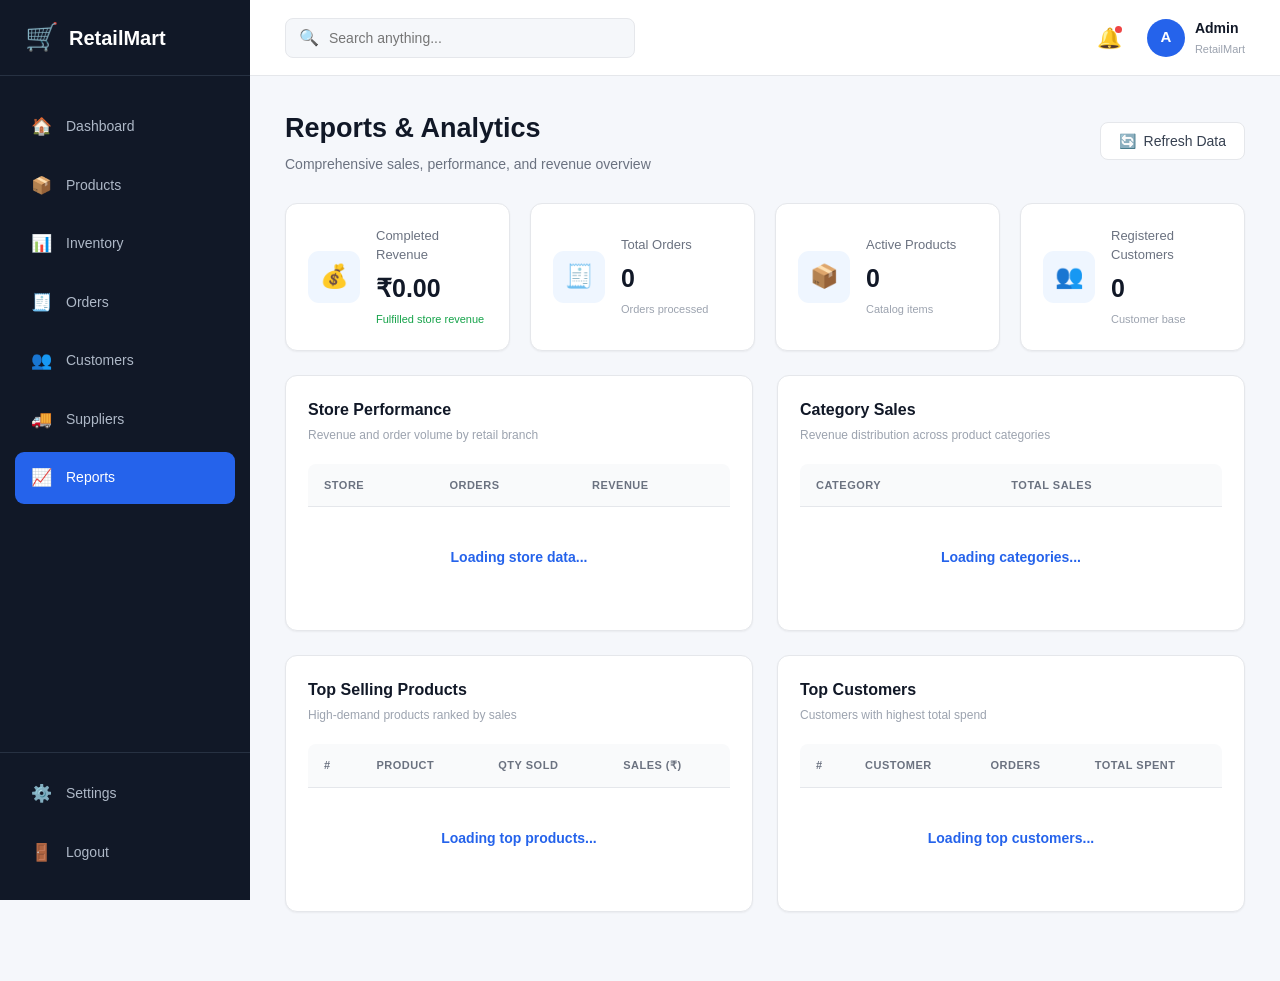
<file: frontend/reports.html>
<!DOCTYPE html>
<html lang="en">
<head>
    <meta charset="UTF-8">
    <meta name="viewport" content="width=device-width, initial-scale=1.0">
    <title>RetailMart | Reports</title>
    <link rel="stylesheet" href="css/style.css">
</head>
<body>

<div class="app">

    <!-- SIDEBAR -->
    <aside class="sidebar">

        <div class="logo">
            <span>🛒</span>
            <h2>RetailMart</h2>
        </div>

        <nav class="sidebar-nav">

            <a href="index.html" class="nav-item">
                <span>🏠</span>
                <span>Dashboard</span>
            </a>

            <a href="products.html" class="nav-item">
                <span>📦</span>
                <span>Products</span>
            </a>

            <a href="inventory.html" class="nav-item">
                <span>📊</span>
                <span>Inventory</span>
            </a>

            <a href="orders.html" class="nav-item">
                <span>🧾</span>
                <span>Orders</span>
            </a>

            <a href="customers.html" class="nav-item">
                <span>👥</span>
                <span>Customers</span>
            </a>

            <a href="suppliers.html" class="nav-item">
                <span>🚚</span>
                <span>Suppliers</span>
            </a>

            <a href="reports.html" class="nav-item active">
                <span>📈</span>
                <span>Reports</span>
            </a>

        </nav>

        <div class="sidebar-bottom">
            <a href="settings.html" class="nav-item">
                <span>⚙️</span>
                <span>Settings</span>
            </a>

            <a href="login.html" class="nav-item logout">
                <span>🚪</span>
                <span>Logout</span>
            </a>
        </div>

    </aside>


    <!-- MAIN -->
    <main class="main-content">

        <!-- TOP HEADER -->
        <header class="top-header">

            <div class="mobile-logo">
                🛒 RetailMart
            </div>

            <div class="header-search">
                <span>🔍</span>
                <input type="text" placeholder="Search anything...">
            </div>

            <div class="header-right">

                <button class="icon-btn" title="Notifications">
                    🔔
                    <span class="notification-dot"></span>
                </button>

                <div class="admin-profile">
                    <div class="admin-avatar">A</div>

                    <div>
                        <strong>Admin</strong>
                        <small>RetailMart</small>
                    </div>
                </div>

            </div>

        </header>


        <!-- REPORTS CONTENT -->
        <section class="dashboard">

            <div class="page-heading">

                <div>
                    <h1>Reports & Analytics</h1>
                    <p>Comprehensive sales, performance, and revenue overview</p>
                </div>

                <div class="header-actions">
                    <button class="secondary-btn" onclick="loadReports()">
                        <span>🔄</span> Refresh Data
                    </button>
                </div>

            </div>


            <!-- STAT CARDS -->
            <div class="stats-grid">

                <div class="stat-card">
                    <div class="stat-icon">💰</div>
                    <div class="stat-info">
                        <span class="stat-title">Completed Revenue</span>
                        <h2 id="monthlyRevenue">₹0.00</h2>
                        <p class="positive">Fulfilled store revenue</p>
                    </div>
                </div>

                <div class="stat-card">
                    <div class="stat-icon">🧾</div>
                    <div class="stat-info">
                        <span class="stat-title">Total Orders</span>
                        <h2 id="totalOrders">0</h2>
                        <p>Orders processed</p>
                    </div>
                </div>

                <div class="stat-card">
                    <div class="stat-icon">📦</div>
                    <div class="stat-info">
                        <span class="stat-title">Active Products</span>
                        <h2 id="totalProducts">0</h2>
                        <p>Catalog items</p>
                    </div>
                </div>

                <div class="stat-card">
                    <div class="stat-icon">👥</div>
                    <div class="stat-info">
                        <span class="stat-title">Registered Customers</span>
                        <h2 id="totalCustomers">0</h2>
                        <p>Customer base</p>
                    </div>
                </div>

            </div>


            <!-- 2x2 ANALYTICS GRID -->
            <div style="display: grid; grid-template-columns: repeat(2, 1fr); gap: 24px; margin-bottom: 24px;">

                <!-- STORE PERFORMANCE -->
                <div class="dashboard-card" style="margin-bottom: 0;">

                    <div class="card-header">
                        <div>
                            <h3>Store Performance</h3>
                            <p>Revenue and order volume by retail branch</p>
                        </div>
                    </div>

                    <div class="table-wrapper">
                        <table>
                            <thead>
                                <tr>
                                    <th>Store</th>
                                    <th>Orders</th>
                                    <th>Revenue</th>
                                </tr>
                            </thead>
                            <tbody id="storeTable">
                                <tr>
                                    <td colspan="3" class="loading">Loading store data...</td>
                                </tr>
                            </tbody>
                        </table>
                    </div>

                </div>


                <!-- CATEGORY SALES -->
                <div class="dashboard-card" style="margin-bottom: 0;">

                    <div class="card-header">
                        <div>
                            <h3>Category Sales</h3>
                            <p>Revenue distribution across product categories</p>
                        </div>
                    </div>

                    <div class="table-wrapper">
                        <table>
                            <thead>
                                <tr>
                                    <th>Category</th>
                                    <th>Total Sales</th>
                                </tr>
                            </thead>
                            <tbody id="categoryTable">
                                <tr>
                                    <td colspan="2" class="loading">Loading categories...</td>
                                </tr>
                            </tbody>
                        </table>
                    </div>

                </div>


                <!-- TOP PRODUCTS -->
                <div class="dashboard-card" style="margin-bottom: 0;">

                    <div class="card-header">
                        <div>
                            <h3>Top Selling Products</h3>
                            <p>High-demand products ranked by sales</p>
                        </div>
                    </div>

                    <div class="table-wrapper">
                        <table>
                            <thead>
                                <tr>
                                    <th>#</th>
                                    <th>Product</th>
                                    <th>Qty Sold</th>
                                    <th>Sales (₹)</th>
                                </tr>
                            </thead>
                            <tbody id="productTable">
                                <tr>
                                    <td colspan="4" class="loading">Loading top products...</td>
                                </tr>
                            </tbody>
                        </table>
                    </div>

                </div>


                <!-- TOP CUSTOMERS -->
                <div class="dashboard-card" style="margin-bottom: 0;">

                    <div class="card-header">
                        <div>
                            <h3>Top Customers</h3>
                            <p>Customers with highest total spend</p>
                        </div>
                    </div>

                    <div class="table-wrapper">
                        <table>
                            <thead>
                                <tr>
                                    <th>#</th>
                                    <th>Customer</th>
                                    <th>Orders</th>
                                    <th>Total Spent</th>
                                </tr>
                            </thead>
                            <tbody id="customerTable">
                                <tr>
                                    <td colspan="4" class="loading">Loading top customers...</td>
                                </tr>
                            </tbody>
                        </table>
                    </div>

                </div>

            </div>

        </section>

    </main>

</div>

<script src="js/reports.js"></script>

</body>
</html>
</file>
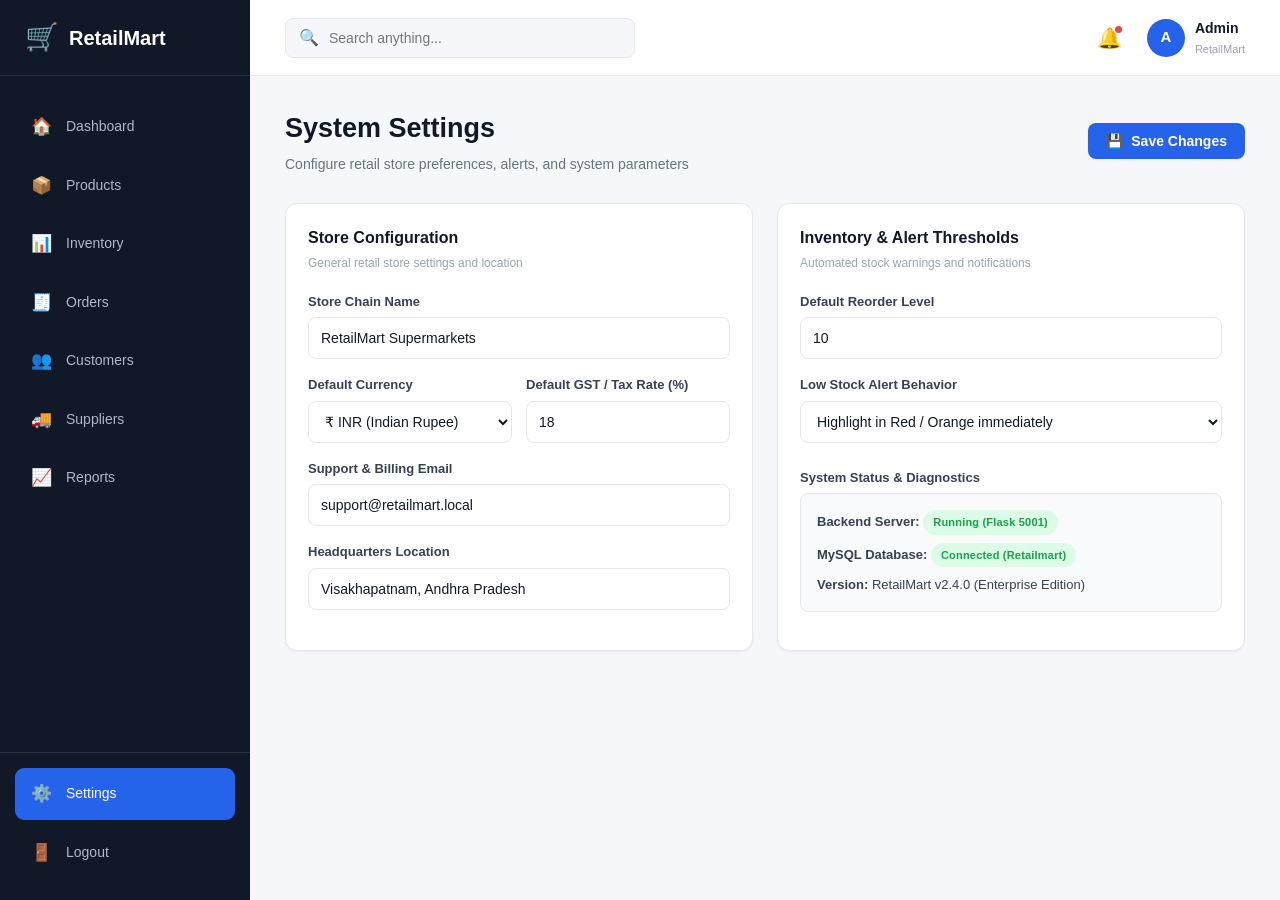
<file: frontend/settings.html>
<!DOCTYPE html>
<html lang="en">
<head>
    <meta charset="UTF-8">
    <meta name="viewport" content="width=device-width, initial-scale=1.0">
    <title>RetailMart | Settings</title>
    <link rel="stylesheet" href="css/style.css">
</head>
<body>

<div class="app">

    <!-- SIDEBAR -->
    <aside class="sidebar">

        <div class="logo">
            <span>🛒</span>
            <h2>RetailMart</h2>
        </div>

        <nav class="sidebar-nav">

            <a href="index.html" class="nav-item">
                <span>🏠</span>
                <span>Dashboard</span>
            </a>

            <a href="products.html" class="nav-item">
                <span>📦</span>
                <span>Products</span>
            </a>

            <a href="inventory.html" class="nav-item">
                <span>📊</span>
                <span>Inventory</span>
            </a>

            <a href="orders.html" class="nav-item">
                <span>🧾</span>
                <span>Orders</span>
            </a>

            <a href="customers.html" class="nav-item">
                <span>👥</span>
                <span>Customers</span>
            </a>

            <a href="suppliers.html" class="nav-item">
                <span>🚚</span>
                <span>Suppliers</span>
            </a>

            <a href="reports.html" class="nav-item">
                <span>📈</span>
                <span>Reports</span>
            </a>

        </nav>

        <div class="sidebar-bottom">
            <a href="settings.html" class="nav-item active">
                <span>⚙️</span>
                <span>Settings</span>
            </a>

            <a href="login.html" class="nav-item logout">
                <span>🚪</span>
                <span>Logout</span>
            </a>
        </div>

    </aside>


    <!-- MAIN -->
    <main class="main-content">

        <!-- TOP HEADER -->
        <header class="top-header">

            <div class="mobile-logo">
                🛒 RetailMart
            </div>

            <div class="header-search">
                <span>🔍</span>
                <input type="text" placeholder="Search anything...">
            </div>

            <div class="header-right">

                <button class="icon-btn" title="Notifications">
                    🔔
                    <span class="notification-dot"></span>
                </button>

                <div class="admin-profile">
                    <div class="admin-avatar">A</div>

                    <div>
                        <strong>Admin</strong>
                        <small>RetailMart</small>
                    </div>
                </div>

            </div>

        </header>


        <!-- SETTINGS CONTENT -->
        <section class="dashboard">

            <div class="page-heading">

                <div>
                    <h1>System Settings</h1>
                    <p>Configure retail store preferences, alerts, and system parameters</p>
                </div>

                <div class="header-actions">
                    <button class="primary-btn" onclick="saveSettings()">
                        <span>💾</span> Save Changes
                    </button>
                </div>

            </div>

            <div id="settingsMessage" class="message"></div>

            <div style="display: grid; grid-template-columns: repeat(2, 1fr); gap: 24px;">

                <!-- STORE PROFILE -->
                <div class="dashboard-card" style="margin-bottom: 0;">

                    <div class="card-header">
                        <div>
                            <h3>Store Configuration</h3>
                            <p>General retail store settings and location</p>
                        </div>
                    </div>

                    <form id="storeSettingsForm">

                        <div class="form-group">
                            <label for="storeName">Store Chain Name</label>
                            <input type="text" id="storeName" value="RetailMart Supermarkets" required>
                        </div>

                        <div class="form-row">
                            <div class="form-group">
                                <label for="currency">Default Currency</label>
                                <select id="currency">
                                    <option value="INR" selected>₹ INR (Indian Rupee)</option>
                                    <option value="USD">$ USD (US Dollar)</option>
                                    <option value="EUR">€ EUR (Euro)</option>
                                </select>
                            </div>

                            <div class="form-group">
                                <label for="taxRate">Default GST / Tax Rate (%)</label>
                                <input type="number" id="taxRate" value="18" min="0" max="100">
                            </div>
                        </div>

                        <div class="form-group">
                            <label for="contactEmail">Support & Billing Email</label>
                            <input type="email" id="contactEmail" value="support@retailmart.local">
                        </div>

                        <div class="form-group">
                            <label for="headquarters">Headquarters Location</label>
                            <input type="text" id="headquarters" value="Visakhapatnam, Andhra Pradesh">
                        </div>

                    </form>

                </div>


                <!-- INVENTORY & NOTIFICATIONS -->
                <div class="dashboard-card" style="margin-bottom: 0;">

                    <div class="card-header">
                        <div>
                            <h3>Inventory & Alert Thresholds</h3>
                            <p>Automated stock warnings and notifications</p>
                        </div>
                    </div>

                    <div>

                        <div class="form-group">
                            <label for="defaultReorder">Default Reorder Level</label>
                            <input type="number" id="defaultReorder" value="10" min="1">
                        </div>

                        <div class="form-group">
                            <label for="stockWarningMode">Low Stock Alert Behavior</label>
                            <select id="stockWarningMode">
                                <option value="immediate" selected>Highlight in Red / Orange immediately</option>
                                <option value="digest">Daily Digest Notification</option>
                            </select>
                        </div>

                        <div class="form-group" style="margin-top: 25px;">
                            <label>System Status & Diagnostics</label>
                            <div style="background: #f9fafb; padding: 16px; border-radius: 8px; border: 1px solid #e5e7eb;">
                                <p style="font-size: 13px; margin-bottom: 8px; color: #374151;">
                                    <strong>Backend Server:</strong> <span class="status in-stock">Running (Flask 5001)</span>
                                </p>
                                <p style="font-size: 13px; margin-bottom: 8px; color: #374151;">
                                    <strong>MySQL Database:</strong> <span class="status in-stock">Connected (retailmart)</span>
                                </p>
                                <p style="font-size: 13px; color: #374151;">
                                    <strong>Version:</strong> RetailMart v2.4.0 (Enterprise Edition)
                                </p>
                            </div>
                        </div>

                    </div>

                </div>

            </div>

        </section>

    </main>

</div>

<script>
function saveSettings() {
    const msg = document.getElementById("settingsMessage");
    msg.textContent = "Settings saved successfully!";
    msg.className = "message success";
    msg.style.display = "block";
    setTimeout(() => {
        msg.style.display = "none";
    }, 3000);
}
</script>

</body>
</html>
</file>
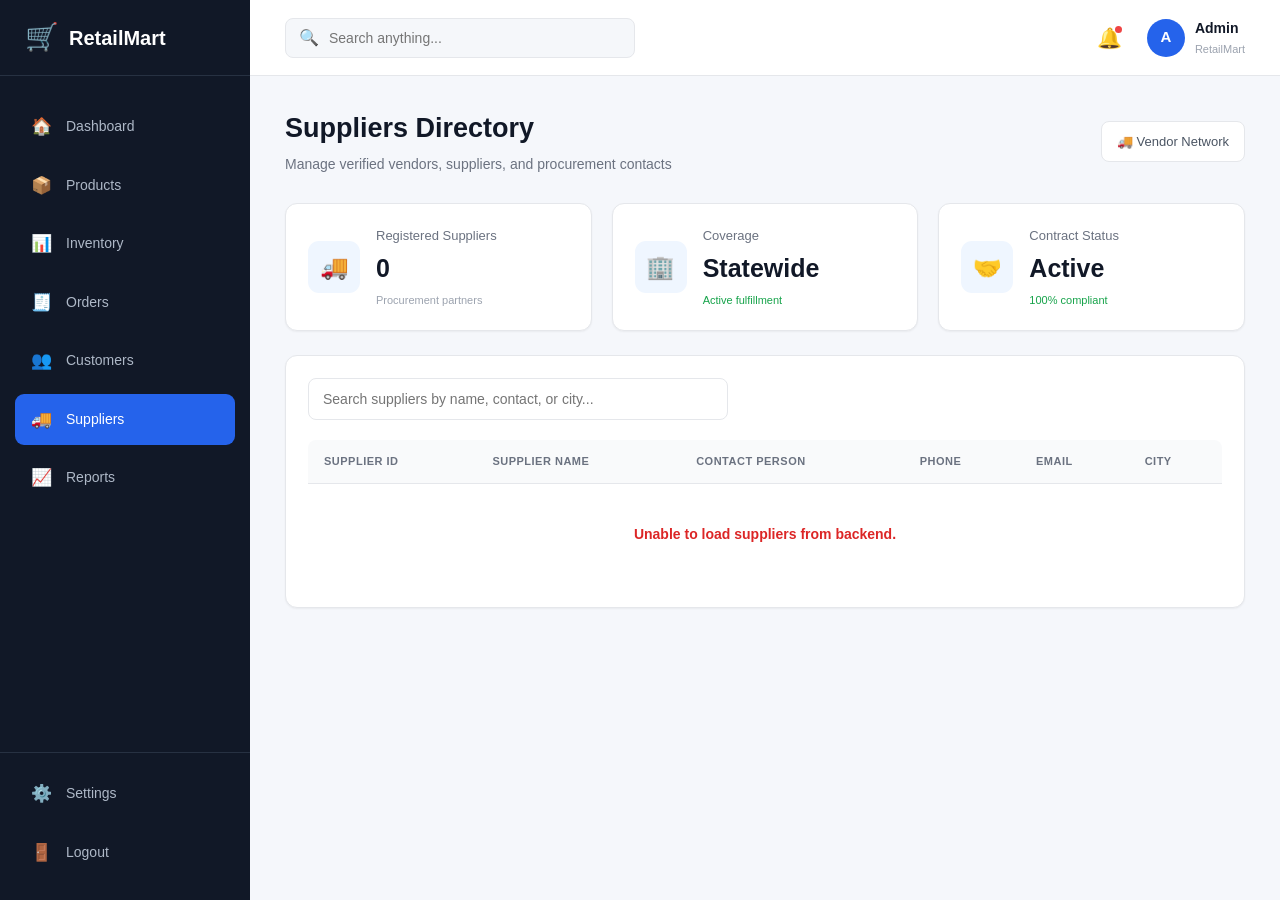
<file: frontend/suppliers.html>
<!DOCTYPE html>
<html lang="en">
<head>
    <meta charset="UTF-8">
    <meta name="viewport" content="width=device-width, initial-scale=1.0">
    <title>RetailMart | Suppliers</title>
    <link rel="stylesheet" href="css/style.css">
</head>
<body>

<div class="app">

    <!-- SIDEBAR -->
    <aside class="sidebar">

        <div class="logo">
            <span>🛒</span>
            <h2>RetailMart</h2>
        </div>

        <nav class="sidebar-nav">

            <a href="index.html" class="nav-item">
                <span>🏠</span>
                <span>Dashboard</span>
            </a>

            <a href="products.html" class="nav-item">
                <span>📦</span>
                <span>Products</span>
            </a>

            <a href="inventory.html" class="nav-item">
                <span>📊</span>
                <span>Inventory</span>
            </a>

            <a href="orders.html" class="nav-item">
                <span>🧾</span>
                <span>Orders</span>
            </a>

            <a href="customers.html" class="nav-item">
                <span>👥</span>
                <span>Customers</span>
            </a>

            <a href="suppliers.html" class="nav-item active">
                <span>🚚</span>
                <span>Suppliers</span>
            </a>

            <a href="reports.html" class="nav-item">
                <span>📈</span>
                <span>Reports</span>
            </a>

        </nav>

        <div class="sidebar-bottom">
            <a href="settings.html" class="nav-item">
                <span>⚙️</span>
                <span>Settings</span>
            </a>

            <a href="login.html" class="nav-item logout">
                <span>🚪</span>
                <span>Logout</span>
            </a>
        </div>

    </aside>


    <!-- MAIN -->
    <main class="main-content">

        <!-- TOP HEADER -->
        <header class="top-header">

            <div class="mobile-logo">
                🛒 RetailMart
            </div>

            <div class="header-search">
                <span>🔍</span>
                <input type="text" placeholder="Search anything...">
            </div>

            <div class="header-right">

                <button class="icon-btn" title="Notifications">
                    🔔
                    <span class="notification-dot"></span>
                </button>

                <div class="admin-profile">
                    <div class="admin-avatar">A</div>

                    <div>
                        <strong>Admin</strong>
                        <small>RetailMart</small>
                    </div>
                </div>

            </div>

        </header>


        <!-- SUPPLIERS CONTENT -->
        <section class="dashboard">

            <div class="page-heading">

                <div>
                    <h1>Suppliers Directory</h1>
                    <p>Manage verified vendors, suppliers, and procurement contacts</p>
                </div>

                <div class="date-box">
                    🚚 Vendor Network
                </div>

            </div>


            <!-- STAT CARDS -->
            <div class="stats-grid" style="grid-template-columns: repeat(3, 1fr);">

                <div class="stat-card">
                    <div class="stat-icon">🚚</div>
                    <div class="stat-info">
                        <span class="stat-title">Registered Suppliers</span>
                        <h2 id="totalSuppliers">0</h2>
                        <p>Procurement partners</p>
                    </div>
                </div>

                <div class="stat-card">
                    <div class="stat-icon">🏢</div>
                    <div class="stat-info">
                        <span class="stat-title">Coverage</span>
                        <h2>Statewide</h2>
                        <p class="positive">Active fulfillment</p>
                    </div>
                </div>

                <div class="stat-card">
                    <div class="stat-icon">🤝</div>
                    <div class="stat-info">
                        <span class="stat-title">Contract Status</span>
                        <h2>Active</h2>
                        <p class="positive">100% compliant</p>
                    </div>
                </div>

            </div>


            <!-- TABLE CARD -->
            <div class="dashboard-card">

                <div class="toolbar">

                    <div class="search-container">
                        <input
                            type="text"
                            id="search"
                            class="search-input"
                            placeholder="Search suppliers by name, contact, or city..."
                        >
                    </div>

                </div>

                <div class="table-wrapper">

                    <table>

                        <thead>
                            <tr>
                                <th>Supplier ID</th>
                                <th>Supplier Name</th>
                                <th>Contact Person</th>
                                <th>Phone</th>
                                <th>Email</th>
                                <th>City</th>
                            </tr>
                        </thead>

                        <tbody id="supplierTable">
                            <tr>
                                <td colspan="6" class="loading">Loading suppliers...</td>
                            </tr>
                        </tbody>

                    </table>

                </div>

            </div>

        </section>

    </main>

</div>

<script src="js/suppliers.js"></script>

</body>
</html>
</file>
<file: frontend/css/style.css>
/* ==========================================================================
   RETAILMART DESIGN SYSTEM - MASTER STYLESHEET
   Based on Dashboard (index.html) Reference Design
   ========================================================================== */

:root {
    /* Brand & Theme Colors */
    --primary-color: #2563eb;
    --primary-hover: #1d4ed8;
    --primary-light: #eff6ff;
    --sidebar-color: #111827;
    --sidebar-border: #273142;
    --sidebar-hover: #1f2937;
    --sidebar-text: #aeb8c7;
    --background-color: #f5f7fb;
    --card-color: #ffffff;
    --text-color: #111827;
    --text-secondary: #374151;
    --muted-text: #6b7280;
    --light-muted: #9ca3af;
    --border-color: #e5e7eb;
    --border-light: #f0f1f3;

    /* Status Colors */
    --success-color: #16a34a;
    --success-bg: #dcfce7;
    --warning-color: #d97706;
    --warning-bg: #fef3c7;
    --danger-color: #dc2626;
    --danger-bg: #fee2e2;
    --info-color: #2563eb;
    --info-bg: #eff6ff;

    /* Spacing & Radius */
    --radius-sm: 6px;
    --radius-md: 8px;
    --radius-lg: 12px;
    --radius-full: 9999px;

    /* Shadows */
    --shadow-sm: 0 1px 2px rgba(0, 0, 0, 0.05);
    --shadow-md: 0 4px 12px rgba(0, 0, 0, 0.05);
    --shadow-lg: 0 10px 25px rgba(0, 0, 0, 0.08);
}

/* ================= GLOBAL RESET ================= */

* {
    margin: 0;
    padding: 0;
    box-sizing: border-box;
}

body {
    font-family: -apple-system, BlinkMacSystemFont, "Segoe UI", Roboto, Arial, sans-serif;
    background: var(--background-color);
    color: var(--text-color);
    line-height: 1.5;
}

a {
    text-decoration: none;
    color: inherit;
}

.app {
    display: flex;
    min-height: 100vh;
}


/* ================= SIDEBAR ================= */

.sidebar {
    width: 250px;
    background: var(--sidebar-color);
    color: white;
    position: fixed;
    top: 0;
    left: 0;
    bottom: 0;
    display: flex;
    flex-direction: column;
    z-index: 100;
}

.logo {
    height: 76px;
    display: flex;
    align-items: center;
    gap: 10px;
    padding: 0 25px;
    border-bottom: 1px solid var(--sidebar-border);
}

.logo span {
    font-size: 27px;
}

.logo h2 {
    font-size: 20px;
    font-weight: 700;
    color: white;
}

.sidebar-nav {
    padding: 25px 15px;
    flex: 1;
    overflow-y: auto;
}

.nav-item,
.sidebar-item {
    display: flex;
    align-items: center;
    gap: 14px;
    padding: 13px 15px;
    margin-bottom: 7px;
    border-radius: 9px;
    color: var(--sidebar-text);
    font-size: 14px;
    font-weight: 500;
    transition: background-color 0.2s, color 0.2s;
}

.nav-item span:first-child,
.sidebar-item span:first-child {
    width: 22px;
    text-align: center;
    font-size: 17px;
}

.nav-item:hover,
.sidebar-item:hover {
    background: var(--sidebar-hover);
    color: white;
}

.nav-item.active,
.sidebar-item.active {
    background: var(--primary-color);
    color: white;
}

.sidebar-bottom {
    padding: 15px;
    border-top: 1px solid var(--sidebar-border);
}


/* ================= MAIN CONTENT CONTAINER ================= */

.main-content {
    margin-left: 250px;
    width: calc(100% - 250px);
    min-height: 100vh;
    display: flex;
    flex-direction: column;
}


/* ================= TOP HEADER ================= */

.top-header {
    height: 76px;
    background: white;
    border-bottom: 1px solid var(--border-color);
    display: flex;
    align-items: center;
    justify-content: space-between;
    padding: 0 35px;
    position: sticky;
    top: 0;
    z-index: 90;
}

.mobile-logo {
    display: none;
    font-weight: 700;
    font-size: 18px;
    color: var(--text-color);
}

.header-search {
    width: 350px;
    height: 40px;
    background: #f5f7fa;
    border: 1px solid var(--border-color);
    border-radius: var(--radius-md);
    display: flex;
    align-items: center;
    gap: 10px;
    padding: 0 13px;
    color: var(--light-muted);
}

.header-search input {
    border: none;
    outline: none;
    background: transparent;
    width: 100%;
    font-size: 14px;
    color: var(--text-color);
}

.header-right {
    display: flex;
    align-items: center;
    gap: 25px;
}

.icon-btn {
    border: none;
    background: transparent;
    font-size: 20px;
    cursor: pointer;
    position: relative;
    color: var(--text-secondary);
}

.notification-dot {
    width: 7px;
    height: 7px;
    background: #ef4444;
    border-radius: 50%;
    position: absolute;
    top: 0;
    right: 0;
}

.admin-profile {
    display: flex;
    align-items: center;
    gap: 10px;
}

.admin-avatar {
    width: 38px;
    height: 38px;
    border-radius: 50%;
    background: var(--primary-color);
    color: white;
    display: flex;
    align-items: center;
    justify-content: center;
    font-weight: 700;
    font-size: 15px;
}

.admin-profile strong {
    display: block;
    font-size: 14px;
    color: var(--text-color);
}

.admin-profile small {
    display: block;
    color: var(--light-muted);
    font-size: 11px;
    margin-top: 2px;
}


/* ================= PAGE LAYOUT ================= */

.dashboard,
.page-container {
    padding: 32px 35px 45px;
    flex: 1;
}

.page-heading,
.page-header {
    display: flex;
    align-items: center;
    justify-content: space-between;
    margin-bottom: 28px;
}

.page-heading h1,
.page-header h1 {
    font-size: 27px;
    font-weight: 700;
    color: var(--text-color);
}

.page-heading p,
.page-header p {
    color: var(--muted-text);
    margin-top: 5px;
    font-size: 14px;
}

.header-actions {
    display: flex;
    align-items: center;
    gap: 12px;
}

.date-box {
    background: white;
    border: 1px solid var(--border-color);
    padding: 10px 15px;
    border-radius: var(--radius-md);
    color: #4b5563;
    font-size: 13px;
    font-weight: 500;
}


/* ================= BUTTONS ================= */

.primary-btn,
.add-btn {
    background: var(--primary-color);
    color: white;
    border: none;
    padding: 10px 18px;
    border-radius: var(--radius-md);
    font-size: 14px;
    font-weight: 600;
    cursor: pointer;
    display: inline-flex;
    align-items: center;
    gap: 8px;
    transition: background-color 0.2s, transform 0.1s;
}

.primary-btn:hover,
.add-btn:hover {
    background: var(--primary-hover);
    transform: translateY(-1px);
}

.primary-btn:active,
.add-btn:active {
    transform: translateY(0);
}

.secondary-btn {
    background: white;
    color: var(--text-secondary);
    border: 1px solid var(--border-color);
    padding: 10px 18px;
    border-radius: var(--radius-md);
    font-size: 14px;
    font-weight: 500;
    cursor: pointer;
    display: inline-flex;
    align-items: center;
    gap: 8px;
    transition: 0.2s;
}

.secondary-btn:hover {
    background: #f9fafb;
    border-color: #d1d5db;
}

.danger-btn {
    background: var(--danger-color);
    color: white;
    border: none;
    padding: 10px 18px;
    border-radius: var(--radius-md);
    font-size: 14px;
    font-weight: 600;
    cursor: pointer;
    transition: 0.2s;
}

.danger-btn:hover {
    background: #b91c1c;
}

.action-btn {
    border: none;
    padding: 6px 12px;
    border-radius: var(--radius-sm);
    font-size: 12px;
    font-weight: 600;
    cursor: pointer;
    transition: 0.15s;
    display: inline-flex;
    align-items: center;
    gap: 4px;
}

.edit-btn {
    background: var(--primary-light);
    color: var(--primary-color);
    border: 1px solid #bfdbfe;
}

.edit-btn:hover {
    background: #dbeafe;
}

.delete-btn {
    background: #fef2f2;
    color: var(--danger-color);
    border: 1px solid #fecaca;
}

.delete-btn:hover {
    background: #fee2e2;
}

.view-btn {
    background: #f3f4f6;
    color: #374151;
    border: 1px solid var(--border-color);
}

.view-btn:hover {
    background: #e5e7eb;
}


/* ================= STAT CARDS ================= */

.stats-grid,
.stats-container {
    display: grid;
    grid-template-columns: repeat(4, 1fr);
    gap: 20px;
    margin-bottom: 24px;
}

.stat-card {
    background: white;
    border: 1px solid var(--border-color);
    border-radius: var(--radius-lg);
    padding: 22px;
    display: flex;
    align-items: center;
    gap: 16px;
    transition: transform 0.2s, box-shadow 0.2s;
    box-shadow: var(--shadow-sm);
}

.stat-card:hover {
    transform: translateY(-2px);
    box-shadow: 0 8px 25px rgba(0, 0, 0, 0.06);
}

.stat-icon {
    width: 52px;
    height: 52px;
    border-radius: 11px;
    background: var(--primary-light);
    display: flex;
    align-items: center;
    justify-content: center;
    font-size: 23px;
    flex-shrink: 0;
}

.stat-title {
    display: block;
    color: var(--muted-text);
    font-size: 13px;
    margin-bottom: 5px;
}

.stat-card h3 {
    color: var(--muted-text);
    font-size: 13px;
    font-weight: 500;
    margin-bottom: 5px;
}

.stat-info h2,
.stat-card p[id],
.stat-card h2 {
    font-size: 25px;
    font-weight: 700;
    color: var(--text-color);
    margin-bottom: 4px;
}

.stat-info p {
    font-size: 11px;
    color: var(--light-muted);
}

.stat-info .positive {
    color: #16a34a;
}


/* ================= CARDS & CONTAINERS ================= */

.dashboard-card,
.content-card,
.card {
    background: white;
    border: 1px solid var(--border-color);
    border-radius: var(--radius-lg);
    padding: 22px;
    box-shadow: var(--shadow-sm);
    margin-bottom: 24px;
}

.card-header {
    display: flex;
    align-items: center;
    justify-content: space-between;
    margin-bottom: 20px;
}

.card-header h3 {
    font-size: 16px;
    font-weight: 700;
    color: var(--text-color);
}

.card-header p {
    font-size: 12px;
    color: var(--light-muted);
    margin-top: 4px;
}

.card-header a {
    color: var(--primary-color);
    font-size: 12px;
    font-weight: 600;
}


/* ================= TOOLBAR & SEARCH ================= */

.toolbar,
.filter-bar {
    display: flex;
    align-items: center;
    justify-content: space-between;
    gap: 16px;
    margin-bottom: 20px;
    flex-wrap: wrap;
}

.filter-group {
    display: flex;
    align-items: center;
    gap: 12px;
    flex-wrap: wrap;
    flex: 1;
}

.search-container {
    position: relative;
    max-width: 420px;
    width: 100%;
}

.search-input,
#search,
#searchInput {
    width: 100%;
    height: 42px;
    background: white;
    border: 1px solid var(--border-color);
    border-radius: var(--radius-md);
    padding: 0 14px;
    font-size: 14px;
    color: var(--text-color);
    outline: none;
    transition: border-color 0.2s, box-shadow 0.2s;
}

.search-input:focus,
#search:focus,
#searchInput:focus {
    border-color: var(--primary-color);
    box-shadow: 0 0 0 3px rgba(37, 99, 235, 0.1);
}

select,
#statusFilter {
    height: 42px;
    background: white;
    border: 1px solid var(--border-color);
    border-radius: var(--radius-md);
    padding: 0 14px;
    font-size: 14px;
    color: var(--text-secondary);
    outline: none;
    cursor: pointer;
    transition: border-color 0.2s;
}

select:focus,
#statusFilter:focus {
    border-color: var(--primary-color);
    box-shadow: 0 0 0 3px rgba(37, 99, 235, 0.1);
}


/* ================= TABLES ================= */

.table-wrapper,
.table-container {
    width: 100%;
    overflow-x: auto;
    border-radius: var(--radius-md);
}

table {
    width: 100%;
    border-collapse: collapse;
    text-align: left;
}

thead {
    background: #f9fafb;
}

th {
    text-align: left;
    padding: 13px 16px;
    color: var(--muted-text);
    font-size: 11px;
    text-transform: uppercase;
    letter-spacing: 0.5px;
    font-weight: 600;
    border-bottom: 1px solid var(--border-color);
    white-space: nowrap;
}

td {
    padding: 14px 16px;
    border-top: 1px solid var(--border-light);
    font-size: 13px;
    color: var(--text-secondary);
    vertical-align: middle;
}

tbody tr {
    transition: background-color 0.15s;
}

tbody tr:hover {
    background-color: #f9fafb;
}

td:first-child {
    font-weight: 600;
    color: var(--primary-color);
}

.loading,
.empty-table {
    text-align: center;
    color: var(--light-muted);
    padding: 40px !important;
    font-size: 14px;
}


/* ================= STATUS BADGES ================= */

.status,
.status-badge {
    display: inline-flex;
    align-items: center;
    padding: 4px 10px;
    border-radius: 20px;
    font-size: 11px;
    font-weight: 600;
    text-transform: capitalize;
    letter-spacing: 0.2px;
}

/* Stock status badges */
.status.in-stock,
.status-in-stock,
.in-stock {
    background: var(--success-bg);
    color: var(--success-color);
}

.status.low-stock,
.status-low-stock,
.low-stock {
    background: var(--warning-bg);
    color: var(--warning-color);
}

.status.out-stock,
.status.out-of-stock,
.status-out-of-stock,
.out-stock {
    background: var(--danger-bg);
    color: var(--danger-color);
}

/* Order status badges */
.status.completed {
    background: var(--success-bg);
    color: #15803d;
}

.status.pending {
    background: var(--warning-bg);
    color: #b45309;
}

.status.processing {
    background: #e0e7ff;
    color: #4338ca;
}

.status.cancelled {
    background: var(--danger-bg);
    color: #b91c1c;
}


/* ================= MODALS & FORMS ================= */

.modal {
    display: none;
    position: fixed;
    inset: 0;
    background: rgba(17, 24, 39, 0.55);
    backdrop-filter: blur(3px);
    justify-content: center;
    align-items: center;
    z-index: 1000;
    padding: 20px;
}

.modal-content {
    background: white;
    width: 100%;
    max-width: 540px;
    border-radius: var(--radius-lg);
    padding: 28px;
    box-shadow: var(--shadow-lg);
    position: relative;
    max-height: 90vh;
    overflow-y: auto;
}

.modal-header {
    display: flex;
    justify-content: space-between;
    align-items: center;
    margin-bottom: 20px;
    padding-bottom: 14px;
    border-bottom: 1px solid var(--border-color);
}

.modal-header h2,
.modal-content h2 {
    font-size: 19px;
    font-weight: 700;
    color: var(--text-color);
    margin: 0;
}

.close {
    font-size: 24px;
    color: var(--light-muted);
    cursor: pointer;
    border: none;
    background: transparent;
    line-height: 1;
    transition: color 0.15s;
}

.close:hover {
    color: var(--text-color);
}

.form-group {
    margin-bottom: 16px;
}

.form-group label,
.modal-content label {
    display: block;
    font-size: 13px;
    font-weight: 600;
    color: var(--text-secondary);
    margin-bottom: 6px;
}

.form-group input,
.form-group select,
.form-group textarea,
.modal-content input[type="text"],
.modal-content input[type="number"],
.modal-content input[type="email"],
.modal-content input[type="password"],
.modal-content select {
    width: 100%;
    height: 42px;
    padding: 0 12px;
    border: 1px solid var(--border-color);
    border-radius: var(--radius-md);
    font-size: 14px;
    color: var(--text-color);
    background: white;
    outline: none;
    transition: border-color 0.2s, box-shadow 0.2s;
}

.form-group input:focus,
.form-group select:focus,
.form-group textarea:focus,
.modal-content input:focus,
.modal-content select:focus {
    border-color: var(--primary-color);
    box-shadow: 0 0 0 3px rgba(37, 99, 235, 0.1);
}

.form-group input[readonly],
.modal-content input[readonly] {
    background: #f9fafb;
    color: var(--muted-text);
    cursor: not-allowed;
}

.form-row {
    display: grid;
    grid-template-columns: 1fr 1fr;
    gap: 14px;
}

.modal-actions,
.modal-footer {
    display: flex;
    justify-content: flex-end;
    gap: 10px;
    margin-top: 24px;
    padding-top: 16px;
    border-top: 1px solid var(--border-color);
}

.cancel-btn {
    background: white;
    color: var(--text-secondary);
    border: 1px solid var(--border-color);
    padding: 10px 18px;
    border-radius: var(--radius-md);
    font-size: 14px;
    font-weight: 500;
    cursor: pointer;
    transition: 0.2s;
}

.cancel-btn:hover {
    background: #f9fafb;
}

.save-btn {
    background: var(--primary-color);
    color: white;
    border: none;
    padding: 10px 18px;
    border-radius: var(--radius-md);
    font-size: 14px;
    font-weight: 600;
    cursor: pointer;
    transition: 0.2s;
}

.save-btn:hover {
    background: var(--primary-hover);
}


/* ================= ALERTS / MESSAGES ================= */

.message,
#message {
    padding: 12px 16px;
    border-radius: var(--radius-md);
    font-size: 13px;
    margin-bottom: 20px;
    display: none;
}

.message.success,
.success {
    background: var(--success-bg);
    color: #15803d;
    border: 1px solid #bbf7d0;
    display: block;
}

.message.error,
.error {
    background: var(--danger-bg);
    color: #b91c1c;
    border: 1px solid #fecaca;
    display: block;
}


/* ================= CHART & INVENTORY (DASHBOARD) ================= */

.dashboard-grid {
    display: grid;
    grid-template-columns: 2fr 1fr;
    gap: 24px;
    margin-bottom: 24px;
}

.chart-container {
    height: 280px;
    position: relative;
}

.inventory-content {
    display: flex;
    flex-direction: column;
    align-items: center;
}

.donut-container {
    width: 190px;
    height: 190px;
    margin-bottom: 18px;
}

.inventory-legend {
    width: 100%;
}

.legend-item {
    display: flex;
    align-items: center;
    gap: 10px;
    margin: 12px 0;
}

.legend-dot {
    width: 10px;
    height: 10px;
    border-radius: 50%;
    display: block;
}

.legend-item strong {
    display: block;
    font-size: 12px;
}

.legend-item small {
    display: block;
    font-size: 11px;
    color: var(--light-muted);
    margin-top: 2px;
}


/* ================= QUICK ACTIONS ================= */

.quick-section {
    margin-top: 10px;
}

.quick-section > h3 {
    font-size: 17px;
    font-weight: 700;
    margin-bottom: 15px;
}

.quick-grid {
    display: grid;
    grid-template-columns: repeat(4, 1fr);
    gap: 18px;
}

.quick-card {
    background: white;
    border: 1px solid var(--border-color);
    border-radius: var(--radius-md);
    padding: 18px;
    display: flex;
    align-items: center;
    gap: 13px;
    transition: 0.2s;
    box-shadow: var(--shadow-sm);
}

.quick-card:hover {
    border-color: var(--primary-color);
    transform: translateY(-2px);
    box-shadow: var(--shadow-md);
}

.quick-card > span {
    font-size: 24px;
}

.quick-card strong {
    display: block;
    font-size: 13px;
    color: var(--text-color);
}

.quick-card small {
    display: block;
    color: var(--light-muted);
    font-size: 10px;
    margin-top: 4px;
}


/* ================= ORDER DETAILS (ORDERS MODAL) ================= */

.order-info {
    display: grid;
    grid-template-columns: repeat(2, 1fr);
    gap: 12px;
    margin-bottom: 20px;
    background: #f9fafb;
    padding: 16px;
    border-radius: var(--radius-md);
    border: 1px solid var(--border-color);
}

.order-info p {
    font-size: 13px;
    color: var(--text-secondary);
}

.order-info strong {
    color: var(--text-color);
}

.order-item-row {
    display: flex;
    gap: 10px;
    align-items: center;
    margin-bottom: 12px;
}

.order-item-row select {
    flex: 2;
}

.order-item-row input {
    flex: 1;
}

.order-item-row .remove-item-btn {
    background: #fee2e2;
    color: #dc2626;
    border: none;
    border-radius: var(--radius-md);
    width: 38px;
    height: 38px;
    cursor: pointer;
    font-size: 16px;
}

.details-total {
    margin-top: 18px;
    text-align: right;
    font-size: 18px;
    color: var(--text-color);
}


/* ================= RESPONSIVE DESIGN ================= */

@media (max-width: 1100px) {
    .stats-grid,
    .stats-container {
        grid-template-columns: repeat(2, 1fr);
    }

    .quick-grid {
        grid-template-columns: repeat(2, 1fr);
    }

    .dashboard-grid {
        grid-template-columns: 1fr;
    }
}

@media (max-width: 768px) {
    .sidebar {
        width: 70px;
    }

    .logo h2,
    .nav-item span:last-child,
    .sidebar-bottom {
        display: none;
    }

    .logo {
        padding: 0;
        justify-content: center;
    }

    .nav-item {
        justify-content: center;
        padding: 13px 5px;
    }

    .main-content {
        margin-left: 70px;
        width: calc(100% - 70px);
    }

    .top-header {
        padding: 0 15px;
    }

    .mobile-logo {
        display: block;
    }

    .header-search {
        width: 180px;
    }

    .admin-profile div:last-child {
        display: none;
    }

    .dashboard,
    .page-container {
        padding: 22px 15px;
    }

    .stats-grid,
    .stats-container {
        grid-template-columns: 1fr;
    }

    .quick-grid {
        grid-template-columns: 1fr;
    }

    .page-heading,
    .page-header {
        align-items: flex-start;
        gap: 15px;
        flex-direction: column;
    }

    .toolbar,
    .filter-bar {
        flex-direction: column;
        align-items: stretch;
    }

    .filter-group {
        flex-direction: column;
        align-items: stretch;
    }

    .search-container {
        max-width: 100%;
    }

    .form-row {
        grid-template-columns: 1fr;
    }
}
</file>
